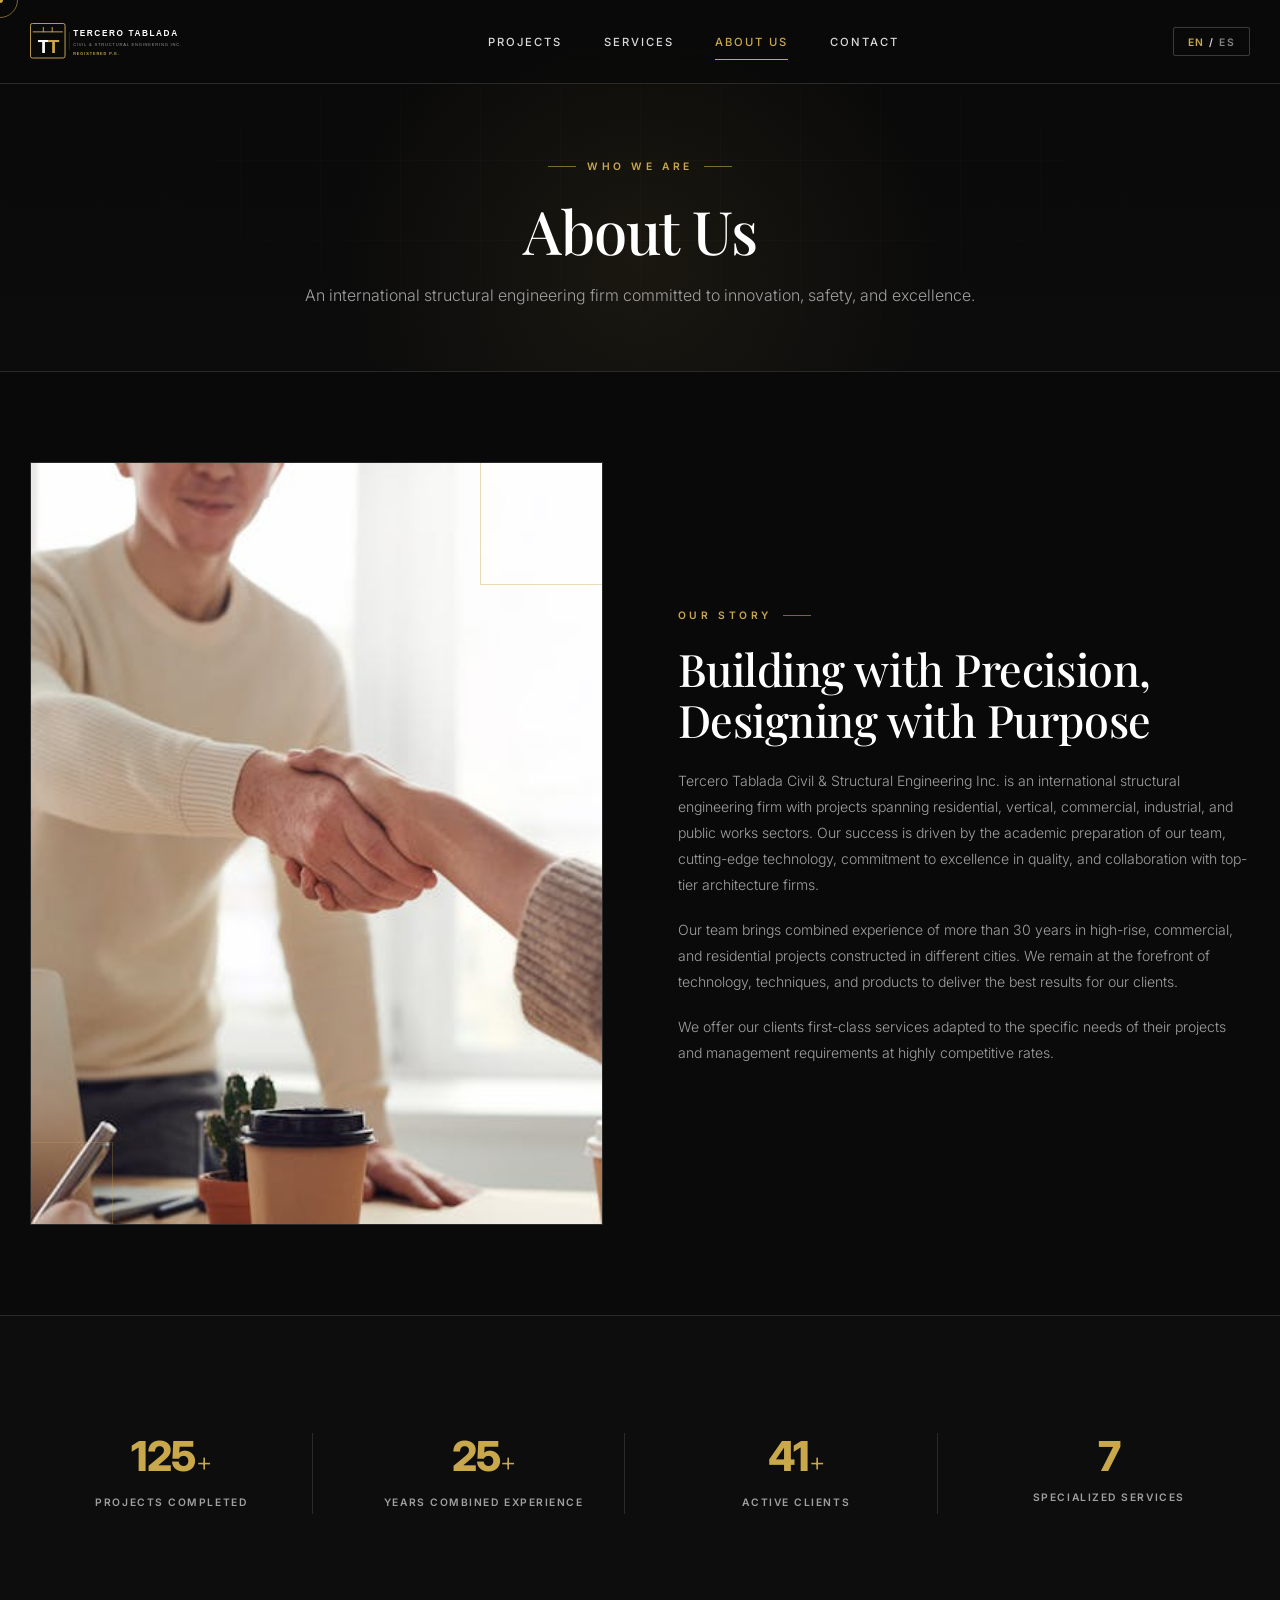
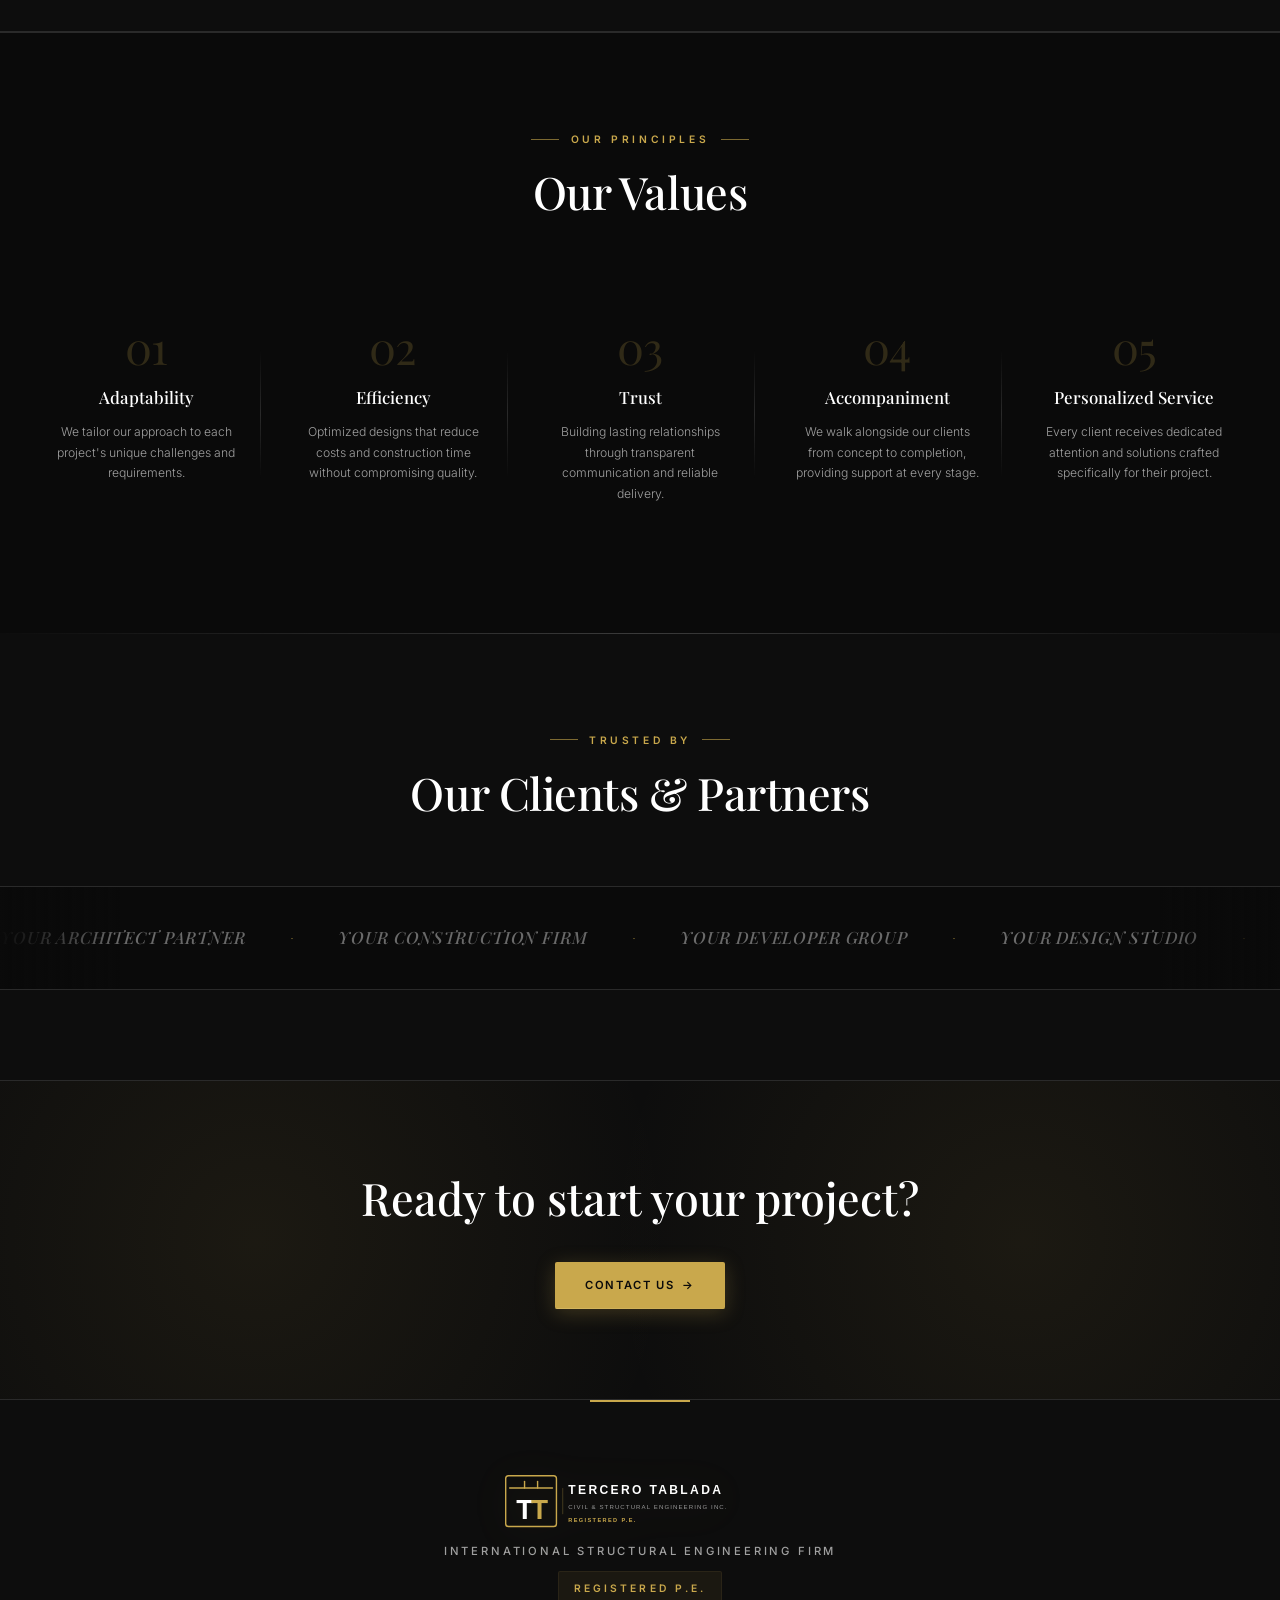
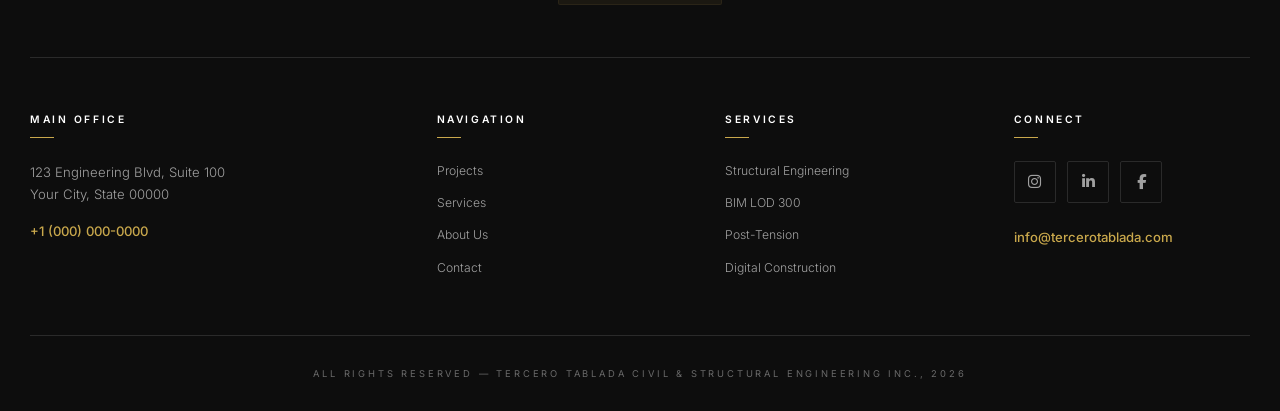
<file: about.html>
<!DOCTYPE html>
<html lang="en">
<head>
  <meta charset="UTF-8">
  <meta name="viewport" content="width=device-width, initial-scale=1.0">
  <title>About Us | Tercero Tablada</title>
  <meta name="description" content="Learn about Tercero Tablada Civil & Structural Engineering Inc. Our team, mission, and commitment to excellence.">
  <link rel="icon" type="image/svg+xml" href="favicon.svg">
  <meta property="og:title" content="About Us | Tercero Tablada">
  <meta property="og:description" content="Learn about Tercero Tablada Civil & Structural Engineering Inc.">
  <meta property="og:image" content="assets/img/team.jpg">
  <meta property="og:type" content="website">
  <meta name="twitter:card" content="summary_large_image">
  <link rel="stylesheet" href="assets/css/styles.css">
  <link rel="preconnect" href="https://fonts.googleapis.com">
  <link rel="preconnect" href="https://fonts.gstatic.com" crossorigin>
  <link href="https://fonts.googleapis.com/css2?family=Inter:wght@300;400;500;600;700;800;900&family=Playfair+Display:wght@400;500;600;700&display=swap" rel="stylesheet">
  <link rel="stylesheet" href="https://cdnjs.cloudflare.com/ajax/libs/font-awesome/6.5.1/css/all.min.css">
</head>
<body>

  <div class="scroll-progress" id="scrollProgress"></div>
  <div class="cursor-dot" id="cursorDot"></div>
  <div class="cursor-ring" id="cursorRing"></div>

  <!-- HEADER -->
  <header class="header header--solid" id="header">
    <div class="header__inner">
      <a href="index.html" class="header__logo"><img src="assets/img/logo-tt-v2.svg" alt="Tercero Tablada" class="header__logo-img"></a>
      <nav class="header__nav" id="mainNav">
        <a href="projects.html" data-en="Projects" data-es="Proyectos">Projects</a>
        <a href="services.html" data-en="Services" data-es="Servicios">Services</a>
        <a href="about.html" class="nav-active" data-en="About Us" data-es="Nosotros">About Us</a>
        <a href="contact.html" data-en="Contact" data-es="Contacto">Contact</a>
      </nav>
      <div class="header__actions">
        <button class="lang-toggle" id="langToggle" aria-label="Toggle language"><span class="lang-active">EN</span> / <span class="lang-inactive">ES</span></button>
        <button class="hamburger" id="hamburger" aria-label="Open menu"><span></span><span></span><span></span></button>
      </div>
    </div>
  </header>

  <div class="mobile-menu" id="mobileMenu">
    <nav class="mobile-menu__nav">
      <a href="projects.html" data-en="Projects" data-es="Proyectos">Projects</a>
      <a href="services.html" data-en="Services" data-es="Servicios">Services</a>
      <a href="about.html" data-en="About Us" data-es="Nosotros">About Us</a>
      <a href="contact.html" data-en="Contact" data-es="Contacto">Contact</a>
    </nav>
  </div>

  <!-- PAGE HERO -->
  <section class="page-hero">
    <div class="container">
      <span class="section__label" data-en="Who We Are" data-es="Quienes Somos">Who We Are</span>
      <h1 class="page-hero__title" data-en="About Us" data-es="Sobre Nosotros">About Us</h1>
      <p class="page-hero__subtitle" data-en="An international structural engineering firm committed to innovation, safety, and excellence." data-es="Un despacho internacional de ingenieria estructural comprometido con la innovacion, seguridad y excelencia.">An international structural engineering firm committed to innovation, safety, and excellence.</p>
    </div>
  </section>

  <!-- ABOUT CONTENT -->
  <section class="section about-page">
    <div class="container">
      <div class="about__grid">
        <div class="about__image" data-aos="fade-right">
          <img src="assets/img/team.jpg" alt="Tercero Tablada Engineering Team" loading="lazy">
        </div>
        <div class="about__content" data-aos="fade-left">
          <span class="section__label" data-en="Our Story" data-es="Nuestra Historia">Our Story</span>
          <h2 class="section__title" data-en="Building with Precision, Designing with Purpose" data-es="Construyendo con Precision, Disenando con Proposito">Building with Precision, Designing with Purpose</h2>
          <p data-en="Tercero Tablada Civil & Structural Engineering Inc. is an international structural engineering firm with projects spanning residential, vertical, commercial, industrial, and public works sectors. Our success is driven by the academic preparation of our team, cutting-edge technology, commitment to excellence in quality, and collaboration with top-tier architecture firms." data-es="Tercero Tablada Civil & Structural Engineering Inc. es un despacho internacional de ingenieria estructural con proyectos en los sectores residencial, vertical, comercial, industrial y de obras publicas. Nuestro exito se basa en la preparacion academica de nuestro equipo, tecnologia de punta, compromiso con la excelencia en calidad y colaboracion con firmas de arquitectura de primer nivel.">Tercero Tablada Civil & Structural Engineering Inc. is an international structural engineering firm with projects spanning residential, vertical, commercial, industrial, and public works sectors. Our success is driven by the academic preparation of our team, cutting-edge technology, commitment to excellence in quality, and collaboration with top-tier architecture firms.</p>
          <p data-en="Our team brings combined experience of more than 30 years in high-rise, commercial, and residential projects constructed in different cities. We remain at the forefront of technology, techniques, and products to deliver the best results for our clients." data-es="Nuestro equipo cuenta con una experiencia combinada de mas de 30 anos en proyectos de gran altura, comerciales y residenciales construidos en diferentes ciudades. Nos mantenemos a la vanguardia de la tecnologia, tecnicas y productos para entregar los mejores resultados a nuestros clientes.">Our team brings combined experience of more than 30 years in high-rise, commercial, and residential projects constructed in different cities. We remain at the forefront of technology, techniques, and products to deliver the best results for our clients.</p>
          <p data-en="We offer our clients first-class services adapted to the specific needs of their projects and management requirements at highly competitive rates." data-es="Ofrecemos a nuestros clientes servicios de primera linea adaptados a las necesidades especificas de sus proyectos y requisitos de gestion a tarifas muy competitivas.">We offer our clients first-class services adapted to the specific needs of their projects and management requirements at highly competitive rates.</p>
        </div>
      </div>
    </div>
  </section>

  <!-- STATS -->
  <section class="section stats-section">
    <div class="container">
      <div class="stats-grid">
        <div class="stat" data-aos="fade-up">
          <span class="stat__number" data-count="150">0</span><span class="stat__suffix">+</span>
          <span class="stat__label" data-en="Projects Completed" data-es="Proyectos Completados">Projects Completed</span>
        </div>
        <div class="stat" data-aos="fade-up" data-aos-delay="100">
          <span class="stat__number" data-count="30">0</span><span class="stat__suffix">+</span>
          <span class="stat__label" data-en="Years Combined Experience" data-es="Anos de Experiencia Combinada">Years Combined Experience</span>
        </div>
        <div class="stat" data-aos="fade-up" data-aos-delay="200">
          <span class="stat__number" data-count="50">0</span><span class="stat__suffix">+</span>
          <span class="stat__label" data-en="Active Clients" data-es="Clientes Activos">Active Clients</span>
        </div>
        <div class="stat" data-aos="fade-up" data-aos-delay="300">
          <span class="stat__number" data-count="9">0</span>
          <span class="stat__label" data-en="Specialized Services" data-es="Servicios Especializados">Specialized Services</span>
        </div>
      </div>
    </div>
  </section>

  <!-- VALUES -->
  <section class="section values">
    <div class="container">
      <div class="section__header">
        <span class="section__label" data-en="Our Principles" data-es="Nuestros Principios">Our Principles</span>
        <h2 class="section__title" data-en="Our Values" data-es="Nuestros Valores">Our Values</h2>
      </div>
      <div class="values__grid">
        <div class="value-item" data-aos="fade-up"><span class="value-item__number">01</span><h3 data-en="Adaptability" data-es="Adaptabilidad">Adaptability</h3><p data-en="We tailor our approach to each project's unique challenges and requirements." data-es="Adaptamos nuestro enfoque a los retos y requisitos unicos de cada proyecto.">We tailor our approach to each project's unique challenges and requirements.</p></div>
        <div class="value-item" data-aos="fade-up" data-aos-delay="100"><span class="value-item__number">02</span><h3 data-en="Efficiency" data-es="Eficiencia">Efficiency</h3><p data-en="Optimized designs that reduce costs and construction time without compromising quality." data-es="Disenos optimizados que reducen costos y tiempo de construccion sin comprometer la calidad.">Optimized designs that reduce costs and construction time without compromising quality.</p></div>
        <div class="value-item" data-aos="fade-up" data-aos-delay="200"><span class="value-item__number">03</span><h3 data-en="Trust" data-es="Confianza">Trust</h3><p data-en="Building lasting relationships through transparent communication and reliable delivery." data-es="Construyendo relaciones duraderas a traves de comunicacion transparente y entrega confiable.">Building lasting relationships through transparent communication and reliable delivery.</p></div>
        <div class="value-item" data-aos="fade-up" data-aos-delay="300"><span class="value-item__number">04</span><h3 data-en="Accompaniment" data-es="Acompanamiento">Accompaniment</h3><p data-en="We walk alongside our clients from concept to completion, providing support at every stage." data-es="Acompanamos a nuestros clientes desde el concepto hasta la terminacion, brindando soporte en cada etapa.">We walk alongside our clients from concept to completion, providing support at every stage.</p></div>
        <div class="value-item" data-aos="fade-up" data-aos-delay="400"><span class="value-item__number">05</span><h3 data-en="Personalized Service" data-es="Servicio Personalizado">Personalized Service</h3><p data-en="Every client receives dedicated attention and solutions crafted specifically for their project." data-es="Cada cliente recibe atencion dedicada y soluciones disenadas especificamente para su proyecto.">Every client receives dedicated attention and solutions crafted specifically for their project.</p></div>
      </div>
    </div>
  </section>

  <!-- CLIENTS MARQUEE -->
  <section class="section clients">
    <div class="container">
      <div class="section__header">
        <span class="section__label" data-en="Trusted By" data-es="La Confianza De">Trusted By</span>
        <h2 class="section__title" data-en="Our Clients &amp; Partners" data-es="Nuestros Clientes y Socios">Our Clients &amp; Partners</h2>
      </div>
    </div>
    <div class="marquee">
      <div class="marquee__track">
        <span>YOUR ARCHITECT PARTNER</span><span>&middot;</span><span>YOUR CONSTRUCTION FIRM</span><span>&middot;</span><span>YOUR DEVELOPER GROUP</span><span>&middot;</span><span>YOUR DESIGN STUDIO</span><span>&middot;</span><span>YOUR GENERAL CONTRACTOR</span><span>&middot;</span><span>YOUR ARCHITECTURE OFFICE</span><span>&middot;</span><span>YOUR REAL ESTATE PARTNER</span><span>&middot;</span><span>YOUR BUILDER CO.</span><span>&middot;</span>
        <span>YOUR ARCHITECT PARTNER</span><span>&middot;</span><span>YOUR CONSTRUCTION FIRM</span><span>&middot;</span><span>YOUR DEVELOPER GROUP</span><span>&middot;</span><span>YOUR DESIGN STUDIO</span><span>&middot;</span><span>YOUR GENERAL CONTRACTOR</span><span>&middot;</span><span>YOUR ARCHITECTURE OFFICE</span><span>&middot;</span><span>YOUR REAL ESTATE PARTNER</span><span>&middot;</span><span>YOUR BUILDER CO.</span><span>&middot;</span>
      </div>
    </div>
  </section>

  <!-- CTA -->
  <section class="section cta-section">
    <div class="container cta-section__inner">
      <h2 data-en="Ready to start your project?" data-es="Listo para comenzar su proyecto?">Ready to start your project?</h2>
      <a href="contact.html" class="btn btn--primary" data-magnetic><span data-en="Contact Us" data-es="Contactenos">Contact Us</span><span class="btn__arrow">→</span></a>
    </div>
  </section>

  <!-- FOOTER -->
  <footer class="footer">
    <div class="container">
      <div class="footer__top"><div class="footer__brand"><img src="assets/img/logo-tt-v2.svg" alt="Tercero Tablada" class="footer__logo-img"><p class="footer__tagline" data-en="International Structural Engineering Firm" data-es="Despacho Internacional de Ingenieria Estructural">International Structural Engineering Firm</p><p class="footer__credential">Registered P.E.</p></div></div>
      <div class="footer__grid">
        <div class="footer__office"><h4 data-en="Main Office" data-es="Oficina Principal">Main Office</h4><p>123 Engineering Blvd, Suite 100<br>Your City, State 00000</p><a href="tel:+10000000000">+1 (000) 000-0000</a></div>
        <div class="footer__links"><h4 data-en="Navigation" data-es="Navegacion">Navigation</h4><a href="projects.html" data-en="Projects" data-es="Proyectos">Projects</a><a href="services.html" data-en="Services" data-es="Servicios">Services</a><a href="about.html" data-en="About Us" data-es="Nosotros">About Us</a><a href="contact.html" data-en="Contact" data-es="Contacto">Contact</a></div>
        <div class="footer__links"><h4 data-en="Services" data-es="Servicios">Services</h4><a href="services.html" data-en="Structural Engineering" data-es="Ingenieria Estructural">Structural Engineering</a><a href="services.html" data-en="BIM LOD 300" data-es="BIM LOD 300">BIM LOD 300</a><a href="services.html" data-en="Post-Tension" data-es="Postensado">Post-Tension</a><a href="services.html" data-en="Digital Construction" data-es="Construccion Digital">Digital Construction</a></div>
        <div class="footer__social"><h4 data-en="Connect" data-es="Conecta">Connect</h4><div class="footer__social-icons"><a href="#" aria-label="Instagram"><i class="fa-brands fa-instagram"></i></a><a href="#" aria-label="LinkedIn"><i class="fa-brands fa-linkedin-in"></i></a><a href="#" aria-label="Facebook"><i class="fa-brands fa-facebook-f"></i></a></div><a href="mailto:info@tercerotablada.com" class="footer__email">info@tercerotablada.com</a></div>
      </div>
      <div class="footer__bottom"><p data-en="ALL RIGHTS RESERVED &mdash; TERCERO TABLADA CIVIL &amp; STRUCTURAL ENGINEERING INC., 2026" data-es="TODOS LOS DERECHOS RESERVADOS &mdash; TERCERO TABLADA CIVIL &amp; STRUCTURAL ENGINEERING INC., 2026">ALL RIGHTS RESERVED &mdash; TERCERO TABLADA CIVIL &amp; STRUCTURAL ENGINEERING INC., 2026</p></div>
    </div>
  </footer>

  <script src="assets/js/script.js"></script>

</body>
</html>
</file>
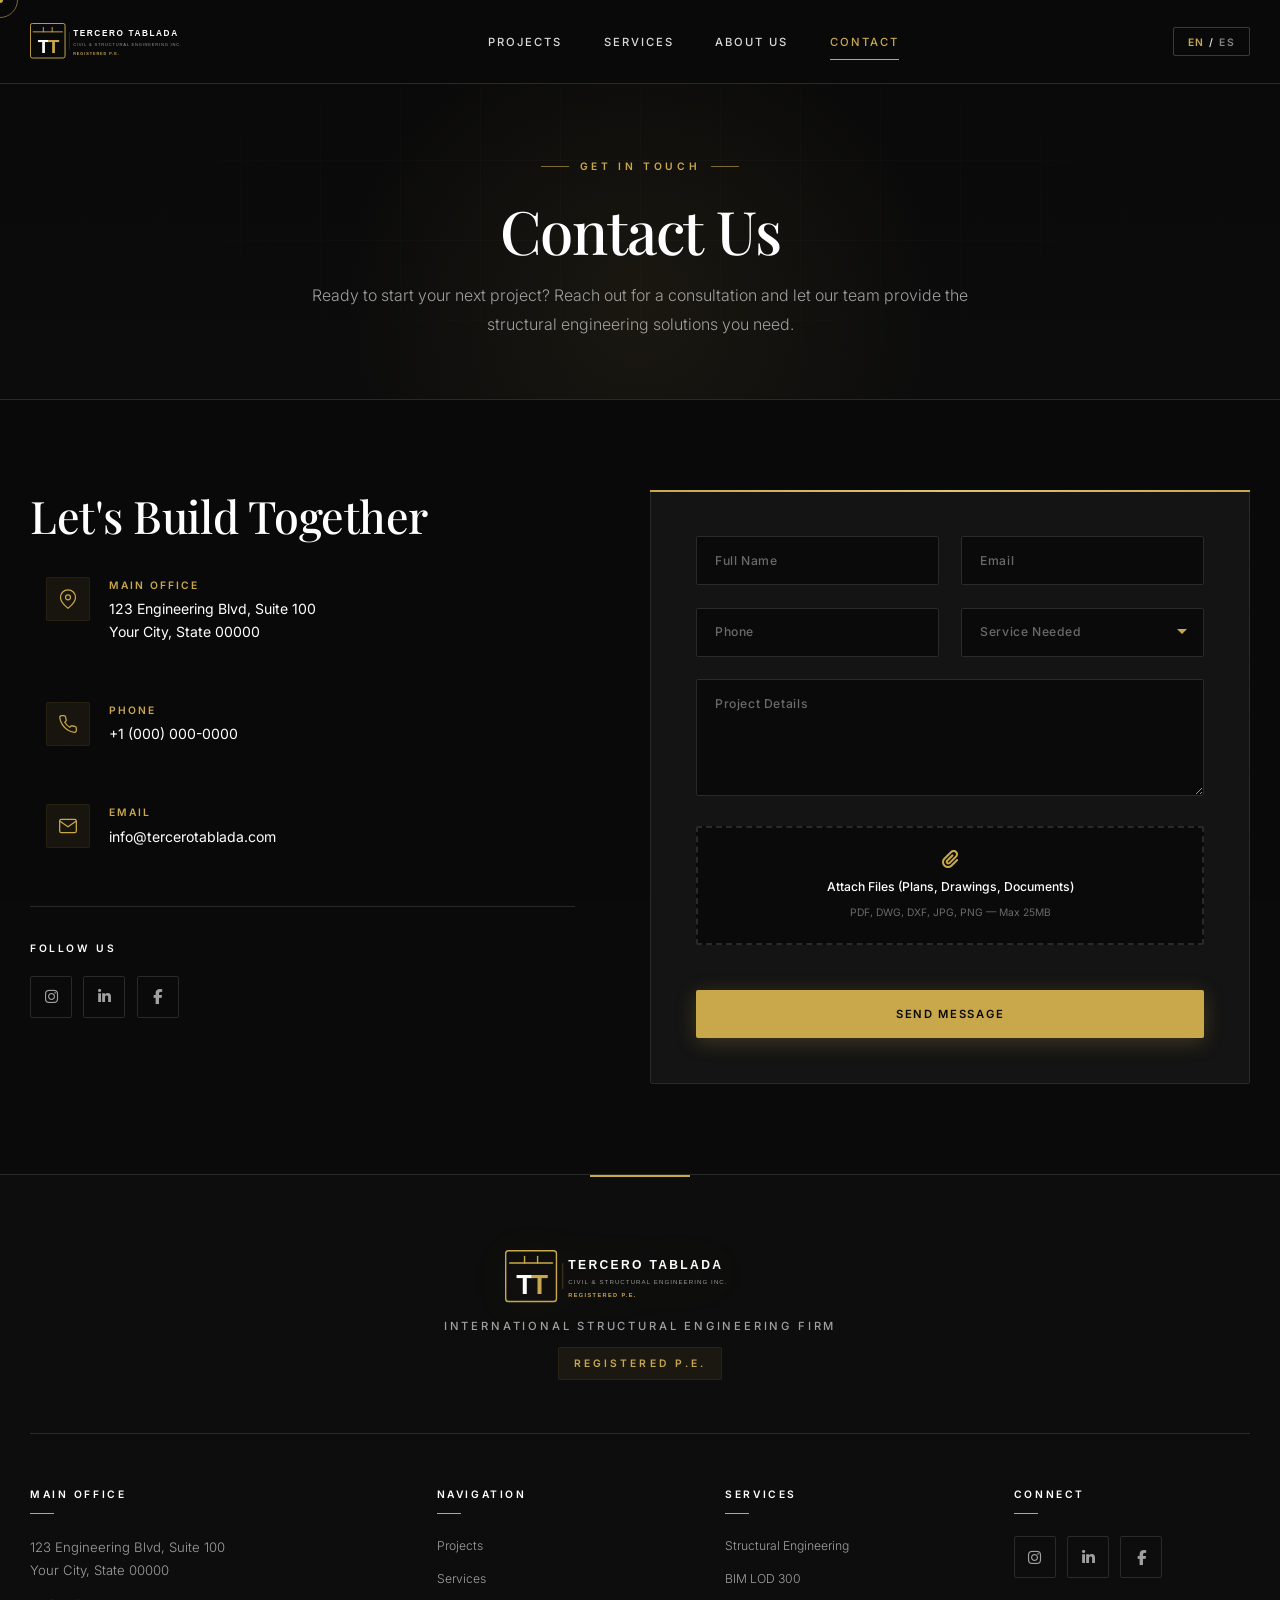
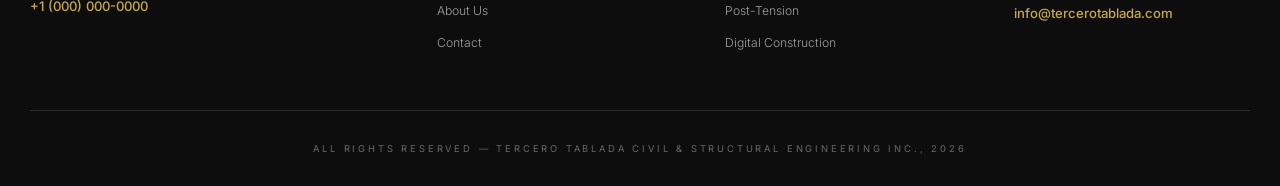
<file: contact.html>
<!DOCTYPE html>
<html lang="en">
<head>
  <meta charset="UTF-8">
  <meta name="viewport" content="width=device-width, initial-scale=1.0">
  <title>Contact | Tercero Tablada</title>
  <meta name="description" content="Contact Tercero Tablada Civil & Structural Engineering Inc. for a consultation on your next project.">
  <link rel="icon" type="image/svg+xml" href="favicon.svg">
  <meta property="og:title" content="Contact | Tercero Tablada">
  <meta property="og:description" content="Contact Tercero Tablada Civil & Structural Engineering Inc. for your next project.">
  <meta property="og:image" content="assets/img/hero-bg.jpg">
  <meta property="og:type" content="website">
  <meta name="twitter:card" content="summary_large_image">
  <link rel="stylesheet" href="assets/css/styles.css">
  <link rel="preconnect" href="https://fonts.googleapis.com">
  <link rel="preconnect" href="https://fonts.gstatic.com" crossorigin>
  <link href="https://fonts.googleapis.com/css2?family=Inter:wght@300;400;500;600;700;800;900&family=Playfair+Display:wght@400;500;600;700&display=swap" rel="stylesheet">
  <link rel="stylesheet" href="https://cdnjs.cloudflare.com/ajax/libs/font-awesome/6.5.1/css/all.min.css">
</head>
<body>

  <div class="scroll-progress" id="scrollProgress"></div>
  <div class="cursor-dot" id="cursorDot"></div>
  <div class="cursor-ring" id="cursorRing"></div>

  <!-- HEADER -->
  <header class="header header--solid" id="header">
    <div class="header__inner">
      <a href="index.html" class="header__logo"><img src="assets/img/logo-tt-v2.svg" alt="Tercero Tablada" class="header__logo-img"></a>
      <nav class="header__nav" id="mainNav">
        <a href="projects.html" data-en="Projects" data-es="Proyectos">Projects</a>
        <a href="services.html" data-en="Services" data-es="Servicios">Services</a>
        <a href="about.html" data-en="About Us" data-es="Nosotros">About Us</a>
        <a href="contact.html" class="nav-active" data-en="Contact" data-es="Contacto">Contact</a>
      </nav>
      <div class="header__actions">
        <button class="lang-toggle" id="langToggle" aria-label="Toggle language"><span class="lang-active">EN</span> / <span class="lang-inactive">ES</span></button>
        <button class="hamburger" id="hamburger" aria-label="Open menu"><span></span><span></span><span></span></button>
      </div>
    </div>
  </header>

  <div class="mobile-menu" id="mobileMenu">
    <nav class="mobile-menu__nav">
      <a href="projects.html" data-en="Projects" data-es="Proyectos">Projects</a>
      <a href="services.html" data-en="Services" data-es="Servicios">Services</a>
      <a href="about.html" data-en="About Us" data-es="Nosotros">About Us</a>
      <a href="contact.html" data-en="Contact" data-es="Contacto">Contact</a>
    </nav>
  </div>

  <!-- PAGE HERO -->
  <section class="page-hero">
    <div class="container">
      <span class="section__label" data-en="Get In Touch" data-es="Contactenos">Get In Touch</span>
      <h1 class="page-hero__title" data-en="Contact Us" data-es="Contacto">Contact Us</h1>
      <p class="page-hero__subtitle" data-en="Ready to start your next project? Reach out for a consultation and let our team provide the structural engineering solutions you need." data-es="Listo para comenzar su proximo proyecto? Contactenos para una consulta y permita que nuestro equipo le brinde las soluciones de ingenieria estructural que necesita.">Ready to start your next project? Reach out for a consultation and let our team provide the structural engineering solutions you need.</p>
    </div>
  </section>

  <!-- CONTACT SECTION -->
  <section class="section contact-page">
    <div class="container">
      <div class="contact__grid">
        <div class="contact__info" data-aos="fade-right">
          <h2 class="section__title" data-en="Let's Build Together" data-es="Construyamos Juntos">Let's Build Together</h2>
          <div class="contact__details">
            <div class="contact__item">
              <div class="contact__item-icon">
                <svg viewBox="0 0 24 24" fill="none" stroke="currentColor" stroke-width="1.5"><path d="M21 10c0 7-9 13-9 13s-9-6-9-13a9 9 0 0118 0z"/><circle cx="12" cy="10" r="3"/></svg>
              </div>
              <div>
                <strong data-en="Main Office" data-es="Oficina Principal">Main Office</strong>
                <p>123 Engineering Blvd, Suite 100<br>Your City, State 00000</p>
              </div>
            </div>
            <div class="contact__item">
              <div class="contact__item-icon">
                <svg viewBox="0 0 24 24" fill="none" stroke="currentColor" stroke-width="1.5"><path d="M22 16.92v3a2 2 0 01-2.18 2 19.79 19.79 0 01-8.63-3.07 19.5 19.5 0 01-6-6A19.79 19.79 0 012.12 4.18 2 2 0 014.11 2h3a2 2 0 012 1.72c.127.96.361 1.903.7 2.81a2 2 0 01-.45 2.11L8.09 9.91a16 16 0 006 6l1.27-1.27a2 2 0 012.11-.45c.907.339 1.85.573 2.81.7A2 2 0 0122 16.92z"/></svg>
              </div>
              <div>
                <strong data-en="Phone" data-es="Telefono">Phone</strong>
                <p><a href="tel:+10000000000">+1 (000) 000-0000</a></p>
              </div>
            </div>
            <div class="contact__item">
              <div class="contact__item-icon">
                <svg viewBox="0 0 24 24" fill="none" stroke="currentColor" stroke-width="1.5"><path d="M4 4h16c1.1 0 2 .9 2 2v12c0 1.1-.9 2-2 2H4c-1.1 0-2-.9-2-2V6c0-1.1.9-2 2-2z"/><path d="M22 6l-10 7L2 6"/></svg>
              </div>
              <div>
                <strong>Email</strong>
                <p><a href="mailto:info@tercerotablada.com">info@tercerotablada.com</a></p>
              </div>
            </div>
          </div>

          <!-- Social -->
          <div class="contact__social">
            <h3 data-en="Follow Us" data-es="Siguenos">Follow Us</h3>
            <div class="footer__social-icons">
              <a href="#" aria-label="Instagram"><i class="fa-brands fa-instagram"></i></a>
              <a href="#" aria-label="LinkedIn"><i class="fa-brands fa-linkedin-in"></i></a>
              <a href="#" aria-label="Facebook"><i class="fa-brands fa-facebook-f"></i></a>
            </div>
          </div>
        </div>

        <div class="contact__form-wrap" data-aos="fade-left">
          <form class="contact__form" id="contactForm">
            <div class="form__group">
              <input type="text" id="name" required placeholder=" ">
              <label for="name" data-en="Full Name" data-es="Nombre Completo">Full Name</label>
            </div>
            <div class="form__group">
              <input type="email" id="email" required placeholder=" ">
              <label for="email" data-en="Email" data-es="Correo Electronico">Email</label>
            </div>
            <div class="form__group">
              <input type="tel" id="phone" placeholder=" ">
              <label for="phone" data-en="Phone" data-es="Telefono">Phone</label>
            </div>
            <div class="form__group">
              <select id="service" required>
                <option value="" disabled selected></option>
                <option value="predesign" data-en="Pre-Design &amp; Value Eng." data-es="Pre-diseno e Ing. de Valor">Pre-Design &amp; Value Eng.</option>
                <option value="structural" data-en="Structural Engineering" data-es="Ingenieria Estructural">Structural Engineering</option>
                <option value="review" data-en="Structural Review" data-es="Revision Estructural">Structural Review</option>
                <option value="post-tension" data-en="Post-Tension" data-es="Postensado">Post-Tension</option>
                <option value="bim" data-en="BIM Services" data-es="Servicios BIM">BIM Services</option>
                <option value="digital" data-en="Digital Construction" data-es="Construccion Digital">Digital Construction</option>
                <option value="other" data-en="Other" data-es="Otro">Other</option>
              </select>
              <label for="service" data-en="Service Needed" data-es="Servicio Requerido">Service Needed</label>
            </div>
            <div class="form__group form__group--full">
              <textarea id="message" rows="5" required placeholder=" "></textarea>
              <label for="message" data-en="Project Details" data-es="Detalles del Proyecto">Project Details</label>
            </div>
            <div class="form__group form__group--full form__group--file">
              <label for="files" class="file-upload" data-en="Attach Files (Plans, Drawings, Documents)" data-es="Adjuntar Archivos (Planos, Dibujos, Documentos)">
                <i class="fa-solid fa-paperclip"></i>
                <span data-en="Attach Files (Plans, Drawings, Documents)" data-es="Adjuntar Archivos (Planos, Dibujos, Documentos)">Attach Files (Plans, Drawings, Documents)</span>
                <small data-en="PDF, DWG, DXF, JPG, PNG — Max 25MB" data-es="PDF, DWG, DXF, JPG, PNG — Max 25MB">PDF, DWG, DXF, JPG, PNG — Max 25MB</small>
              </label>
              <input type="file" id="files" multiple accept=".pdf,.dwg,.dxf,.jpg,.jpeg,.png,.doc,.docx,.zip">
              <div class="file-list" id="fileList"></div>
            </div>
            <button type="submit" class="btn btn--primary btn--full" data-en="Send Message" data-es="Enviar Mensaje">Send Message</button>
          </form>
        </div>
      </div>
    </div>
  </section>

  <!-- FOOTER -->
  <footer class="footer">
    <div class="container">
      <div class="footer__top"><div class="footer__brand"><img src="assets/img/logo-tt-v2.svg" alt="Tercero Tablada" class="footer__logo-img"><p class="footer__tagline" data-en="International Structural Engineering Firm" data-es="Despacho Internacional de Ingenieria Estructural">International Structural Engineering Firm</p><p class="footer__credential">Registered P.E.</p></div></div>
      <div class="footer__grid">
        <div class="footer__office"><h4 data-en="Main Office" data-es="Oficina Principal">Main Office</h4><p>123 Engineering Blvd, Suite 100<br>Your City, State 00000</p><a href="tel:+10000000000">+1 (000) 000-0000</a></div>
        <div class="footer__links"><h4 data-en="Navigation" data-es="Navegacion">Navigation</h4><a href="projects.html" data-en="Projects" data-es="Proyectos">Projects</a><a href="services.html" data-en="Services" data-es="Servicios">Services</a><a href="about.html" data-en="About Us" data-es="Nosotros">About Us</a><a href="contact.html" data-en="Contact" data-es="Contacto">Contact</a></div>
        <div class="footer__links"><h4 data-en="Services" data-es="Servicios">Services</h4><a href="services.html" data-en="Structural Engineering" data-es="Ingenieria Estructural">Structural Engineering</a><a href="services.html" data-en="BIM LOD 300" data-es="BIM LOD 300">BIM LOD 300</a><a href="services.html" data-en="Post-Tension" data-es="Postensado">Post-Tension</a><a href="services.html" data-en="Digital Construction" data-es="Construccion Digital">Digital Construction</a></div>
        <div class="footer__social"><h4 data-en="Connect" data-es="Conecta">Connect</h4><div class="footer__social-icons"><a href="#" aria-label="Instagram"><i class="fa-brands fa-instagram"></i></a><a href="#" aria-label="LinkedIn"><i class="fa-brands fa-linkedin-in"></i></a><a href="#" aria-label="Facebook"><i class="fa-brands fa-facebook-f"></i></a></div><a href="mailto:info@tercerotablada.com" class="footer__email">info@tercerotablada.com</a></div>
      </div>
      <div class="footer__bottom"><p data-en="ALL RIGHTS RESERVED &mdash; TERCERO TABLADA CIVIL &amp; STRUCTURAL ENGINEERING INC., 2026" data-es="TODOS LOS DERECHOS RESERVADOS &mdash; TERCERO TABLADA CIVIL &amp; STRUCTURAL ENGINEERING INC., 2026">ALL RIGHTS RESERVED &mdash; TERCERO TABLADA CIVIL &amp; STRUCTURAL ENGINEERING INC., 2026</p></div>
    </div>
  </footer>

  <script src="assets/js/script.js"></script>

</body>
</html>
</file>
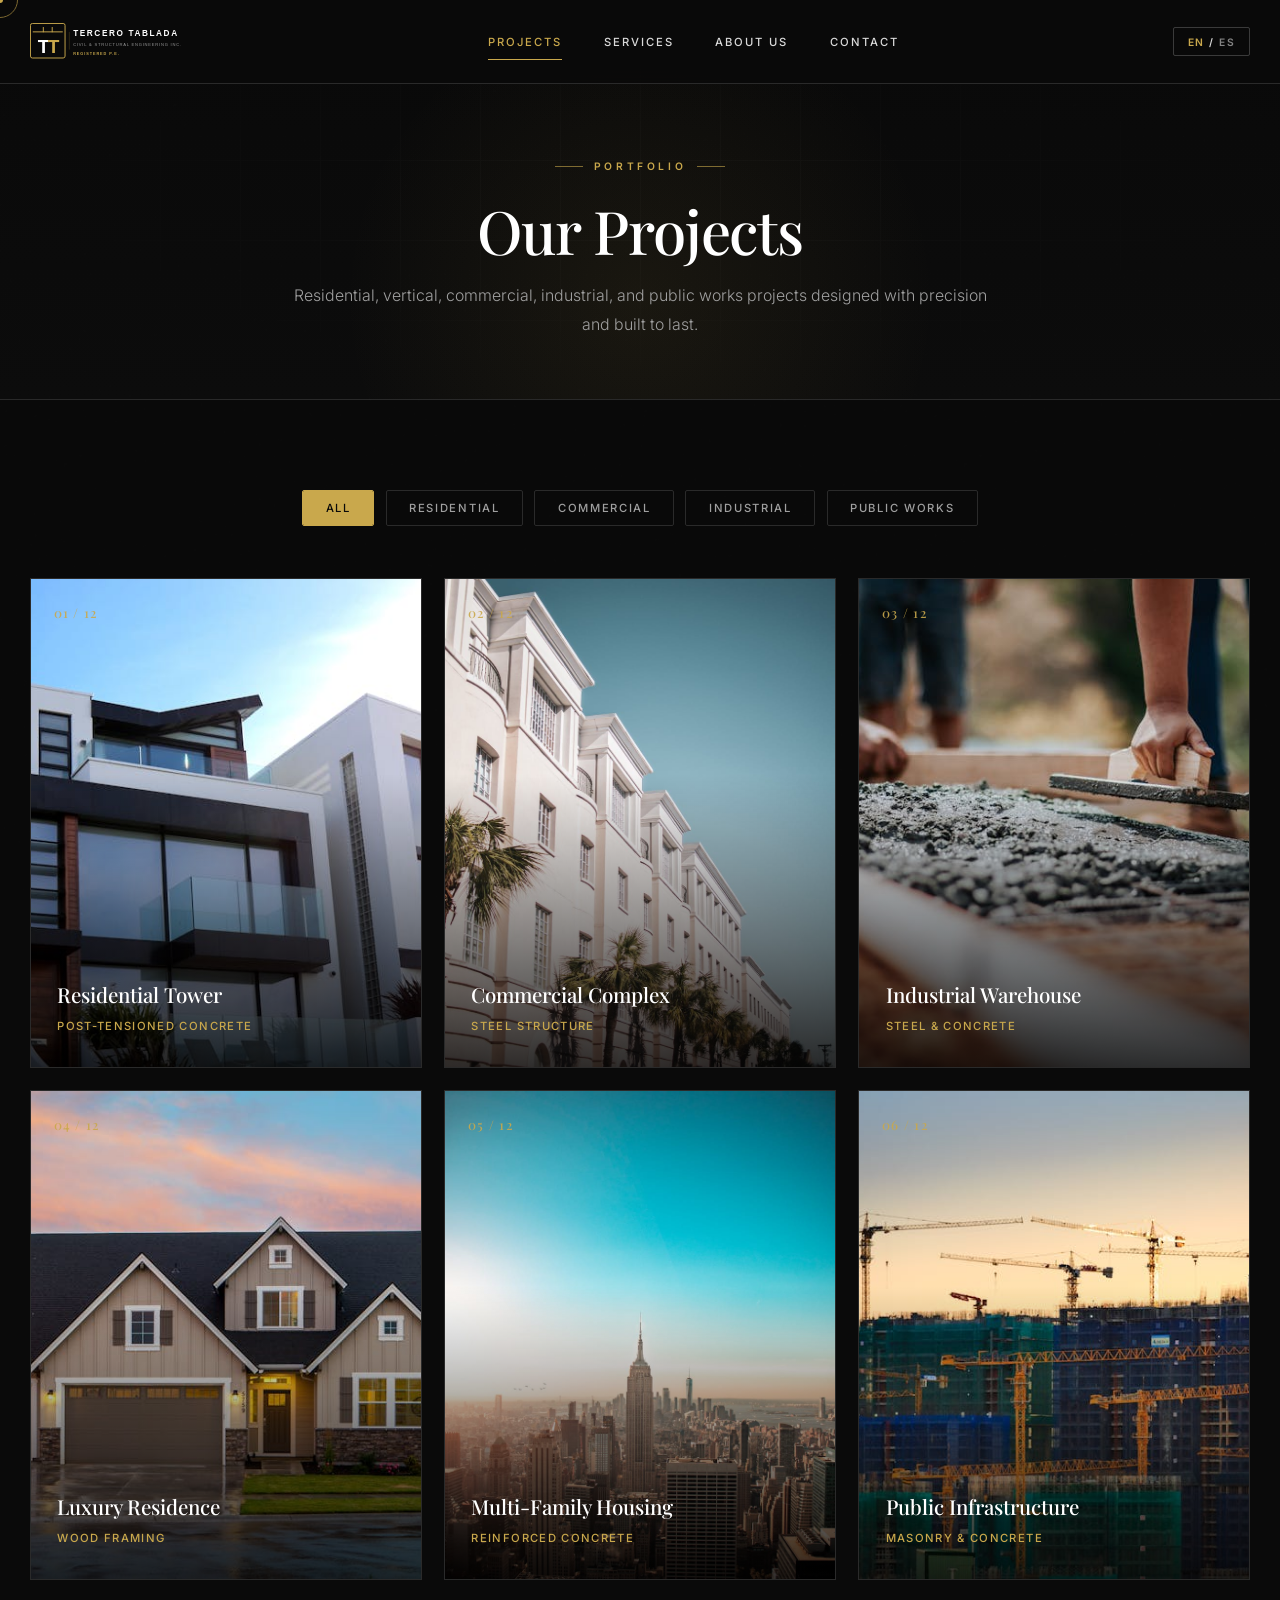
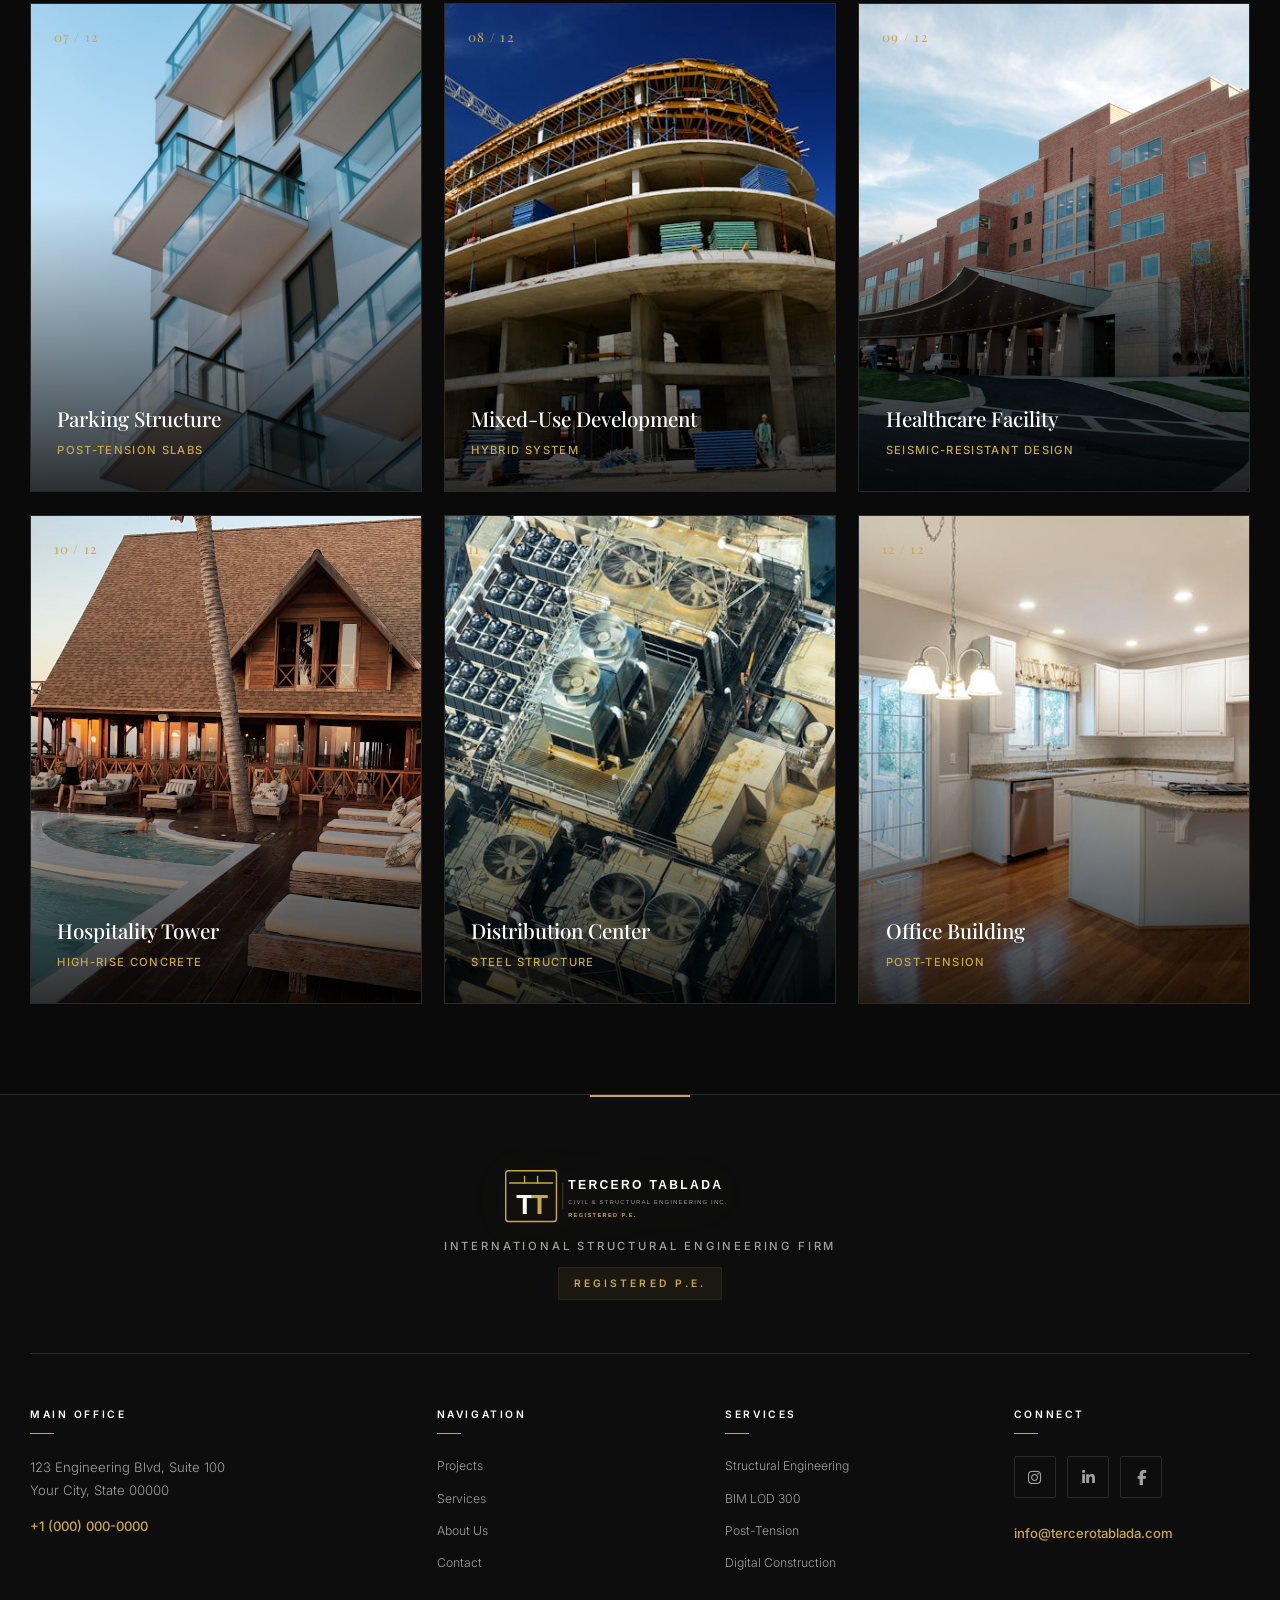
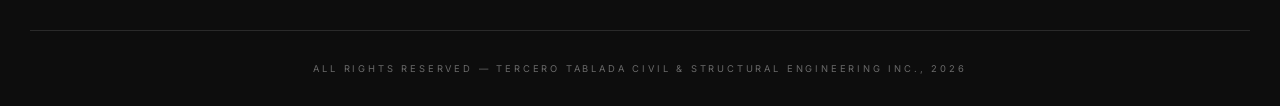
<file: projects.html>
<!DOCTYPE html>
<html lang="en">
<head>
  <meta charset="UTF-8">
  <meta name="viewport" content="width=device-width, initial-scale=1.0">
  <title>Projects | Tercero Tablada</title>
  <meta name="description" content="Explore our portfolio of structural engineering projects: residential, commercial, industrial, and public works.">
  <link rel="icon" type="image/svg+xml" href="favicon.svg">
  <meta property="og:title" content="Projects | Tercero Tablada">
  <meta property="og:description" content="Explore our portfolio of structural engineering projects.">
  <meta property="og:image" content="assets/img/projects/project-01.jpg">
  <meta property="og:type" content="website">
  <meta name="twitter:card" content="summary_large_image">
  <link rel="stylesheet" href="assets/css/styles.css">
  <link rel="preconnect" href="https://fonts.googleapis.com">
  <link rel="preconnect" href="https://fonts.gstatic.com" crossorigin>
  <link href="https://fonts.googleapis.com/css2?family=Inter:wght@300;400;500;600;700;800;900&family=Playfair+Display:wght@400;500;600;700&display=swap" rel="stylesheet">
  <link rel="stylesheet" href="https://cdnjs.cloudflare.com/ajax/libs/font-awesome/6.5.1/css/all.min.css">
</head>
<body>

  <div class="scroll-progress" id="scrollProgress"></div>
  <div class="cursor-dot" id="cursorDot"></div>
  <div class="cursor-ring" id="cursorRing"></div>

  <!-- HEADER -->
  <header class="header header--solid" id="header">
    <div class="header__inner">
      <a href="index.html" class="header__logo"><img src="assets/img/logo-tt-v2.svg" alt="Tercero Tablada" class="header__logo-img"></a>
      <nav class="header__nav" id="mainNav">
        <a href="projects.html" class="nav-active" data-en="Projects" data-es="Proyectos">Projects</a>
        <a href="services.html" data-en="Services" data-es="Servicios">Services</a>
        <a href="about.html" data-en="About Us" data-es="Nosotros">About Us</a>
        <a href="contact.html" data-en="Contact" data-es="Contacto">Contact</a>
      </nav>
      <div class="header__actions">
        <button class="lang-toggle" id="langToggle" aria-label="Toggle language">
          <span class="lang-active">EN</span> / <span class="lang-inactive">ES</span>
        </button>
        <button class="hamburger" id="hamburger" aria-label="Open menu">
          <span></span><span></span><span></span>
        </button>
      </div>
    </div>
  </header>

  <!-- MOBILE MENU -->
  <div class="mobile-menu" id="mobileMenu">
    <nav class="mobile-menu__nav">
      <a href="projects.html" data-en="Projects" data-es="Proyectos">Projects</a>
      <a href="services.html" data-en="Services" data-es="Servicios">Services</a>
      <a href="about.html" data-en="About Us" data-es="Nosotros">About Us</a>
      <a href="contact.html" data-en="Contact" data-es="Contacto">Contact</a>
    </nav>
  </div>

  <!-- PAGE HERO -->
  <section class="page-hero">
    <div class="container">
      <span class="section__label" data-en="Portfolio" data-es="Portafolio">Portfolio</span>
      <h1 class="page-hero__title" data-en="Our Projects" data-es="Nuestros Proyectos">Our Projects</h1>
      <p class="page-hero__subtitle" data-en="Residential, vertical, commercial, industrial, and public works projects designed with precision and built to last." data-es="Proyectos residenciales, verticales, comerciales, industriales y de obras publicas disenados con precision y construidos para perdurar.">Residential, vertical, commercial, industrial, and public works projects designed with precision and built to last.</p>
    </div>
  </section>

  <!-- PROJECTS GRID -->
  <section class="section projects-page">
    <div class="container">

      <!-- Filter tabs -->
      <div class="projects-filter">
        <button class="filter-btn active" data-filter="all" data-en="All" data-es="Todos">All</button>
        <button class="filter-btn" data-filter="residential" data-en="Residential" data-es="Residencial">Residential</button>
        <button class="filter-btn" data-filter="commercial" data-en="Commercial" data-es="Comercial">Commercial</button>
        <button class="filter-btn" data-filter="industrial" data-en="Industrial" data-es="Industrial">Industrial</button>
        <button class="filter-btn" data-filter="public" data-en="Public Works" data-es="Obras Publicas">Public Works</button>
      </div>

      <div class="projects__grid projects__grid--full">

        <a href="#" class="project-card" data-category="residential" data-aos="fade-up" data-tilt>
          <div class="project-card__img"><img src="assets/img/projects/project-01.jpg" alt="Residential Tower" loading="lazy"></div>
          <span class="project-card__number">01 / 12</span>
          <div class="project-card__arrow"><i class="fa-solid fa-arrow-up-long"></i></div>
          <div class="project-card__info">
            <span class="project-card__category" data-en="Residential" data-es="Residencial">Residential</span>
            <h3 data-en="Residential Tower" data-es="Torre Residencial">Residential Tower</h3>
            <span data-en="Post-Tensioned Concrete" data-es="Concreto Postensado">Post-Tensioned Concrete</span>
          </div>
        </a>

        <a href="#" class="project-card" data-category="commercial" data-aos="fade-up" data-aos-delay="100" data-tilt>
          <div class="project-card__img"><img src="assets/img/projects/project-02.jpg" alt="Commercial Complex" loading="lazy"></div>
          <span class="project-card__number">02 / 12</span>
          <div class="project-card__arrow"><i class="fa-solid fa-arrow-up-long"></i></div>
          <div class="project-card__info">
            <span class="project-card__category" data-en="Commercial" data-es="Comercial">Commercial</span>
            <h3 data-en="Commercial Complex" data-es="Complejo Comercial">Commercial Complex</h3>
            <span data-en="Steel Structure" data-es="Estructura de Acero">Steel Structure</span>
          </div>
        </a>

        <a href="#" class="project-card" data-category="industrial" data-aos="fade-up" data-aos-delay="200" data-tilt>
          <div class="project-card__img"><img src="assets/img/projects/project-03.jpg" alt="Industrial Warehouse" loading="lazy"></div>
          <span class="project-card__number">03 / 12</span>
          <div class="project-card__arrow"><i class="fa-solid fa-arrow-up-long"></i></div>
          <div class="project-card__info">
            <span class="project-card__category" data-en="Industrial" data-es="Industrial">Industrial</span>
            <h3 data-en="Industrial Warehouse" data-es="Nave Industrial">Industrial Warehouse</h3>
            <span data-en="Steel &amp; Concrete" data-es="Acero y Concreto">Steel &amp; Concrete</span>
          </div>
        </a>

        <a href="#" class="project-card" data-category="residential" data-aos="fade-up" data-tilt>
          <div class="project-card__img"><img src="assets/img/projects/project-04.jpg" alt="Luxury Residence" loading="lazy"></div>
          <span class="project-card__number">04 / 12</span>
          <div class="project-card__arrow"><i class="fa-solid fa-arrow-up-long"></i></div>
          <div class="project-card__info">
            <span class="project-card__category" data-en="Luxury" data-es="Lujo">Luxury</span>
            <h3 data-en="Luxury Residence" data-es="Residencia de Lujo">Luxury Residence</h3>
            <span data-en="Wood Framing" data-es="Estructura de Madera">Wood Framing</span>
          </div>
        </a>

        <a href="#" class="project-card" data-category="residential" data-aos="fade-up" data-aos-delay="100" data-tilt>
          <div class="project-card__img"><img src="assets/img/projects/project-05.jpg" alt="Multi-Family Housing" loading="lazy"></div>
          <span class="project-card__number">05 / 12</span>
          <div class="project-card__arrow"><i class="fa-solid fa-arrow-up-long"></i></div>
          <div class="project-card__info">
            <span class="project-card__category" data-en="Multi-Family" data-es="Multifamiliar">Multi-Family</span>
            <h3 data-en="Multi-Family Housing" data-es="Vivienda Multifamiliar">Multi-Family Housing</h3>
            <span data-en="Reinforced Concrete" data-es="Concreto Reforzado">Reinforced Concrete</span>
          </div>
        </a>

        <a href="#" class="project-card" data-category="public" data-aos="fade-up" data-aos-delay="200" data-tilt>
          <div class="project-card__img"><img src="assets/img/projects/project-06.jpg" alt="Public Infrastructure" loading="lazy"></div>
          <span class="project-card__number">06 / 12</span>
          <div class="project-card__arrow"><i class="fa-solid fa-arrow-up-long"></i></div>
          <div class="project-card__info">
            <span class="project-card__category" data-en="Public Works" data-es="Obras Publicas">Public Works</span>
            <h3 data-en="Public Infrastructure" data-es="Infraestructura Publica">Public Infrastructure</h3>
            <span data-en="Masonry &amp; Concrete" data-es="Mamposteria y Concreto">Masonry &amp; Concrete</span>
          </div>
        </a>

        <a href="#" class="project-card" data-category="commercial" data-aos="fade-up" data-tilt>
          <div class="project-card__img"><img src="assets/img/projects/project-07.jpg" alt="Parking Structure" loading="lazy"></div>
          <span class="project-card__number">07 / 12</span>
          <div class="project-card__arrow"><i class="fa-solid fa-arrow-up-long"></i></div>
          <div class="project-card__info">
            <span class="project-card__category" data-en="Parking" data-es="Estacionamiento">Parking</span>
            <h3 data-en="Parking Structure" data-es="Estacionamiento">Parking Structure</h3>
            <span data-en="Post-Tension Slabs" data-es="Losas Postensadas">Post-Tension Slabs</span>
          </div>
        </a>

        <a href="#" class="project-card" data-category="commercial" data-aos="fade-up" data-aos-delay="100" data-tilt>
          <div class="project-card__img"><img src="assets/img/projects/project-08.jpg" alt="Mixed-Use Development" loading="lazy"></div>
          <span class="project-card__number">08 / 12</span>
          <div class="project-card__arrow"><i class="fa-solid fa-arrow-up-long"></i></div>
          <div class="project-card__info">
            <span class="project-card__category" data-en="Mixed-Use" data-es="Uso Mixto">Mixed-Use</span>
            <h3 data-en="Mixed-Use Development" data-es="Desarrollo de Uso Mixto">Mixed-Use Development</h3>
            <span data-en="Hybrid System" data-es="Sistema Hibrido">Hybrid System</span>
          </div>
        </a>

        <a href="#" class="project-card" data-category="public" data-aos="fade-up" data-aos-delay="200" data-tilt>
          <div class="project-card__img"><img src="assets/img/projects/project-09.jpg" alt="Healthcare Facility" loading="lazy"></div>
          <span class="project-card__number">09 / 12</span>
          <div class="project-card__arrow"><i class="fa-solid fa-arrow-up-long"></i></div>
          <div class="project-card__info">
            <span class="project-card__category" data-en="Healthcare" data-es="Salud">Healthcare</span>
            <h3 data-en="Healthcare Facility" data-es="Centro de Salud">Healthcare Facility</h3>
            <span data-en="Seismic-Resistant Design" data-es="Diseno Sismorresistente">Seismic-Resistant Design</span>
          </div>
        </a>

        <a href="#" class="project-card" data-category="commercial" data-aos="fade-up" data-tilt>
          <div class="project-card__img"><img src="assets/img/projects/project-10.jpg" alt="Hospitality Tower" loading="lazy"></div>
          <span class="project-card__number">10 / 12</span>
          <div class="project-card__arrow"><i class="fa-solid fa-arrow-up-long"></i></div>
          <div class="project-card__info">
            <span class="project-card__category" data-en="Hospitality" data-es="Hoteleria">Hospitality</span>
            <h3 data-en="Hospitality Tower" data-es="Torre Hotelera">Hospitality Tower</h3>
            <span data-en="High-Rise Concrete" data-es="Concreto de Gran Altura">High-Rise Concrete</span>
          </div>
        </a>

        <a href="#" class="project-card" data-category="industrial" data-aos="fade-up" data-aos-delay="100" data-tilt>
          <div class="project-card__img"><img src="assets/img/projects/project-11.jpg" alt="Distribution Center" loading="lazy"></div>
          <span class="project-card__number">11 / 12</span>
          <div class="project-card__arrow"><i class="fa-solid fa-arrow-up-long"></i></div>
          <div class="project-card__info">
            <span class="project-card__category" data-en="Industrial" data-es="Industrial">Industrial</span>
            <h3 data-en="Distribution Center" data-es="Centro de Distribucion">Distribution Center</h3>
            <span data-en="Steel Structure" data-es="Estructura de Acero">Steel Structure</span>
          </div>
        </a>

        <a href="#" class="project-card" data-category="commercial" data-aos="fade-up" data-aos-delay="200" data-tilt>
          <div class="project-card__img"><img src="assets/img/projects/project-12.jpg" alt="Office Building" loading="lazy"></div>
          <span class="project-card__number">12 / 12</span>
          <div class="project-card__arrow"><i class="fa-solid fa-arrow-up-long"></i></div>
          <div class="project-card__info">
            <span class="project-card__category" data-en="Office" data-es="Oficina">Office</span>
            <h3 data-en="Office Building" data-es="Edificio de Oficinas">Office Building</h3>
            <span data-en="Post-Tension" data-es="Postensado">Post-Tension</span>
          </div>
        </a>

      </div>
    </div>
  </section>

  <!-- FOOTER -->
  <footer class="footer">
    <div class="container">
      <div class="footer__top">
        <div class="footer__brand">
          <img src="assets/img/logo-tt-v2.svg" alt="Tercero Tablada" class="footer__logo-img">
          <p class="footer__tagline" data-en="International Structural Engineering Firm" data-es="Despacho Internacional de Ingenieria Estructural">International Structural Engineering Firm</p>
          <p class="footer__credential">Registered P.E.</p>
        </div>
      </div>
      <div class="footer__grid">
        <div class="footer__office">
          <h4 data-en="Main Office" data-es="Oficina Principal">Main Office</h4>
          <p>123 Engineering Blvd, Suite 100<br>Your City, State 00000</p>
          <a href="tel:+10000000000">+1 (000) 000-0000</a>
        </div>
        <div class="footer__links">
          <h4 data-en="Navigation" data-es="Navegacion">Navigation</h4>
          <a href="projects.html" data-en="Projects" data-es="Proyectos">Projects</a>
          <a href="services.html" data-en="Services" data-es="Servicios">Services</a>
          <a href="about.html" data-en="About Us" data-es="Nosotros">About Us</a>
          <a href="contact.html" data-en="Contact" data-es="Contacto">Contact</a>
        </div>
        <div class="footer__links">
          <h4 data-en="Services" data-es="Servicios">Services</h4>
          <a href="services.html" data-en="Structural Engineering" data-es="Ingenieria Estructural">Structural Engineering</a>
          <a href="services.html" data-en="BIM LOD 300" data-es="BIM LOD 300">BIM LOD 300</a>
          <a href="services.html" data-en="Post-Tension" data-es="Postensado">Post-Tension</a>
          <a href="services.html" data-en="Digital Construction" data-es="Construccion Digital">Digital Construction</a>
        </div>
        <div class="footer__social">
          <h4 data-en="Connect" data-es="Conecta">Connect</h4>
          <div class="footer__social-icons">
            <a href="#" aria-label="Instagram"><i class="fa-brands fa-instagram"></i></a>
            <a href="#" aria-label="LinkedIn"><i class="fa-brands fa-linkedin-in"></i></a>
            <a href="#" aria-label="Facebook"><i class="fa-brands fa-facebook-f"></i></a>
          </div>
          <a href="mailto:info@tercerotablada.com" class="footer__email">info@tercerotablada.com</a>
        </div>
      </div>
      <div class="footer__bottom">
        <p data-en="ALL RIGHTS RESERVED &mdash; TERCERO TABLADA CIVIL &amp; STRUCTURAL ENGINEERING INC., 2026" data-es="TODOS LOS DERECHOS RESERVADOS &mdash; TERCERO TABLADA CIVIL &amp; STRUCTURAL ENGINEERING INC., 2026">ALL RIGHTS RESERVED &mdash; TERCERO TABLADA CIVIL &amp; STRUCTURAL ENGINEERING INC., 2026</p>
      </div>
    </div>
  </footer>

  <script src="assets/js/script.js"></script>

</body>
</html>
</file>
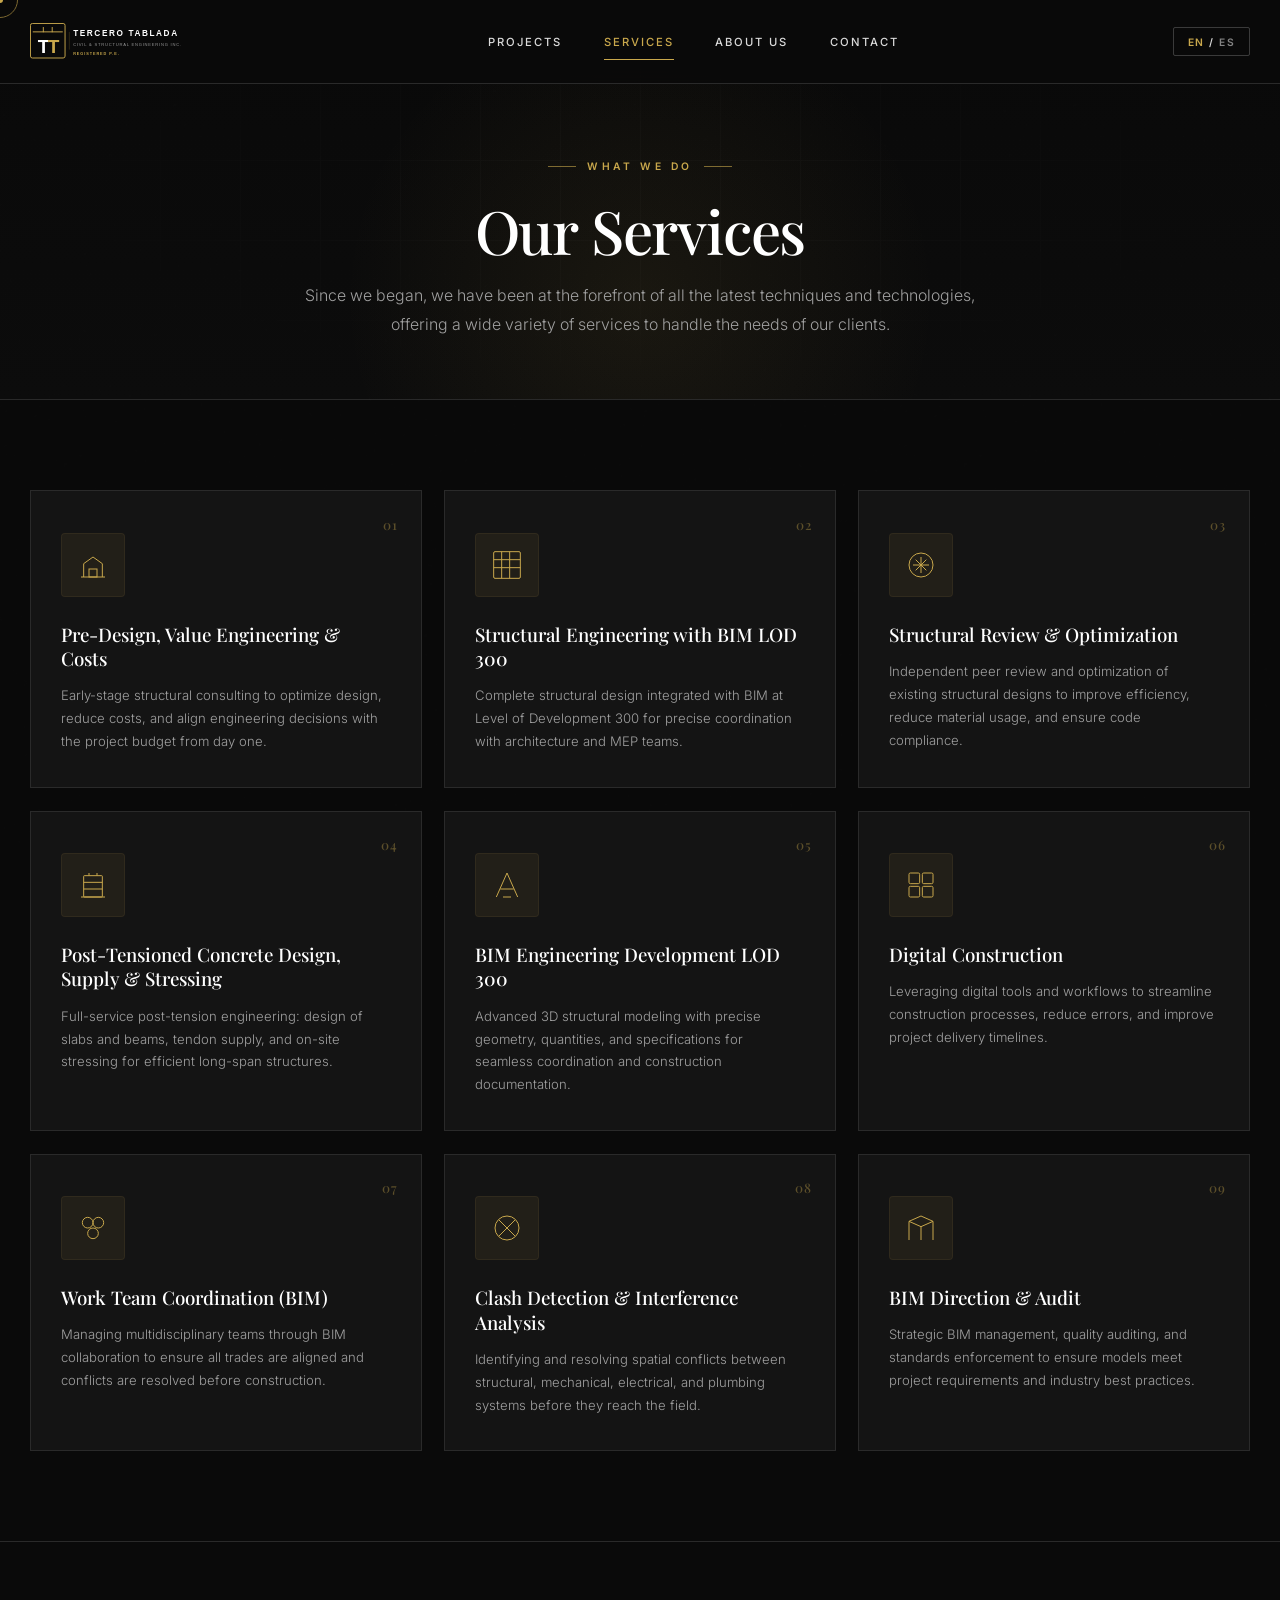
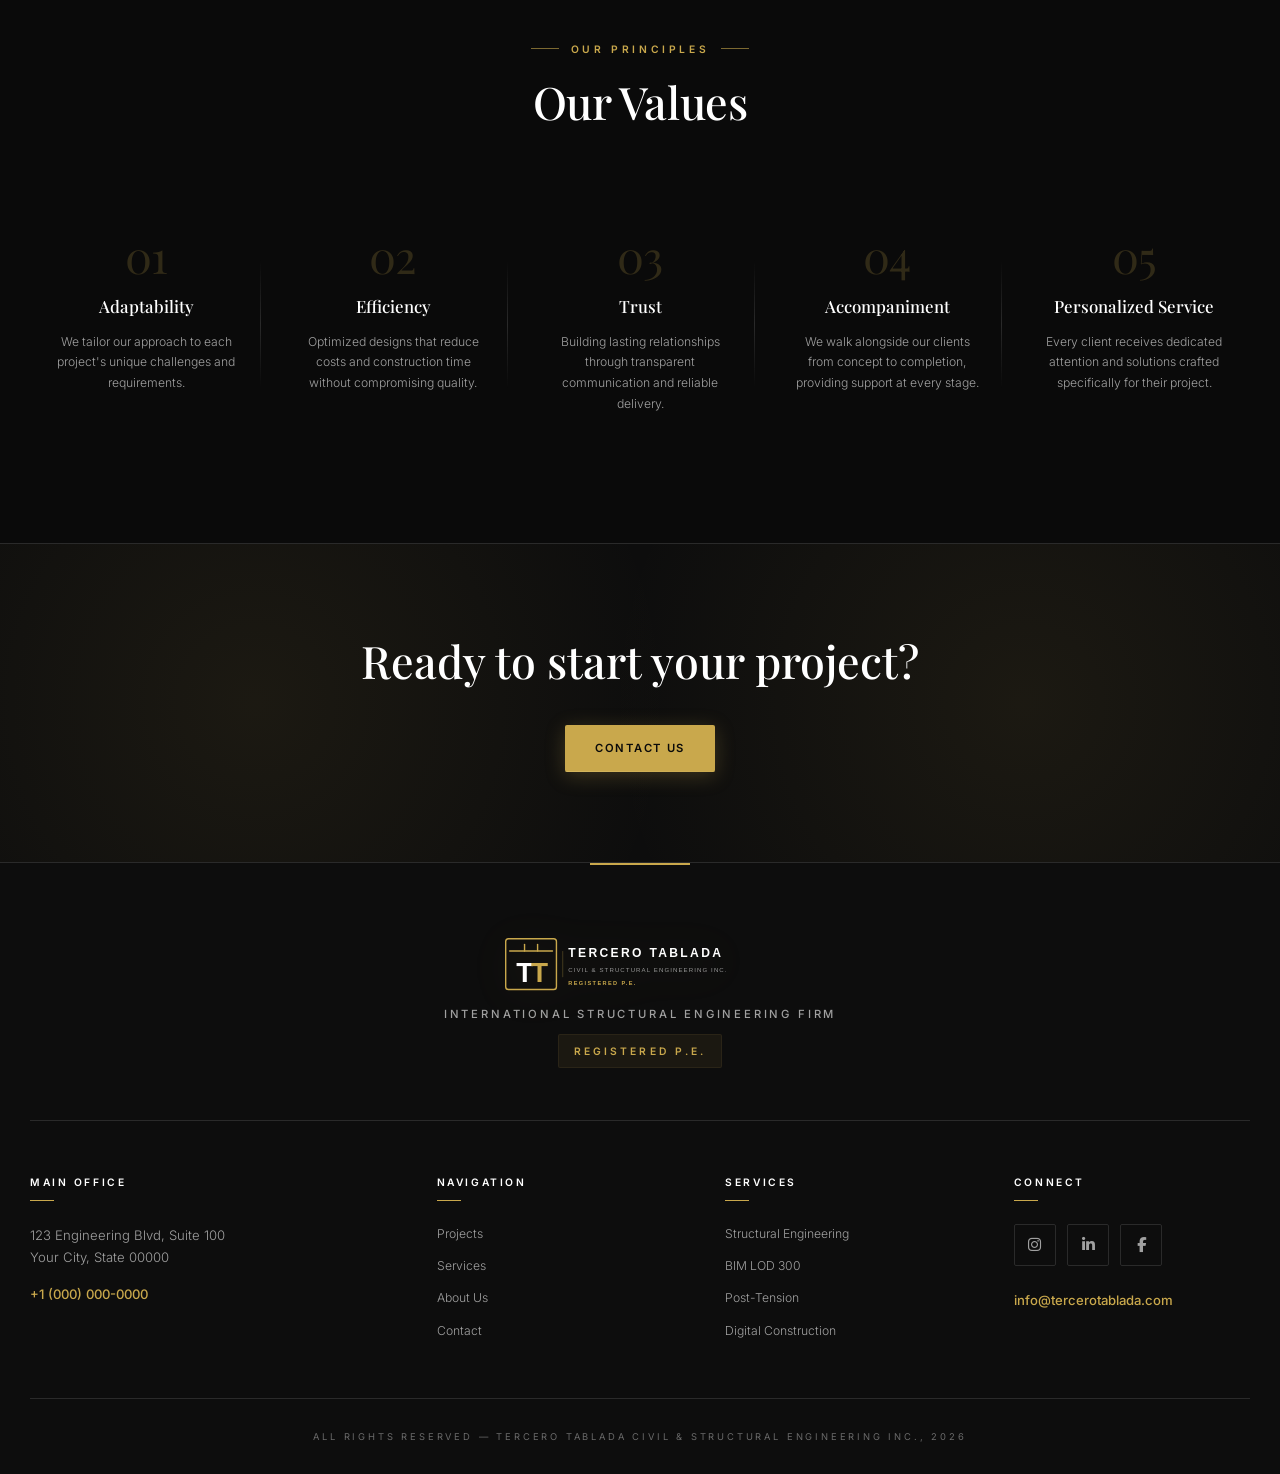
<file: services.html>
<!DOCTYPE html>
<html lang="en">
<head>
  <meta charset="UTF-8">
  <meta name="viewport" content="width=device-width, initial-scale=1.0">
  <title>Services | Tercero Tablada</title>
  <meta name="description" content="Structural engineering services: BIM LOD 300, post-tension design, value engineering, clash detection, and digital construction.">
  <link rel="icon" type="image/svg+xml" href="favicon.svg">
  <meta property="og:title" content="Services | Tercero Tablada">
  <meta property="og:description" content="Structural engineering, BIM LOD 300, post-tension design, and digital construction services.">
  <meta property="og:image" content="assets/img/hero-bg.jpg">
  <meta property="og:type" content="website">
  <meta name="twitter:card" content="summary_large_image">
  <link rel="stylesheet" href="assets/css/styles.css">
  <link rel="preconnect" href="https://fonts.googleapis.com">
  <link rel="preconnect" href="https://fonts.gstatic.com" crossorigin>
  <link href="https://fonts.googleapis.com/css2?family=Inter:wght@300;400;500;600;700;800;900&family=Playfair+Display:wght@400;500;600;700&display=swap" rel="stylesheet">
  <link rel="stylesheet" href="https://cdnjs.cloudflare.com/ajax/libs/font-awesome/6.5.1/css/all.min.css">
</head>
<body>

  <div class="scroll-progress" id="scrollProgress"></div>
  <div class="cursor-dot" id="cursorDot"></div>
  <div class="cursor-ring" id="cursorRing"></div>

  <!-- HEADER -->
  <header class="header header--solid" id="header">
    <div class="header__inner">
      <a href="index.html" class="header__logo"><img src="assets/img/logo-tt-v2.svg" alt="Tercero Tablada" class="header__logo-img"></a>
      <nav class="header__nav" id="mainNav">
        <a href="projects.html" data-en="Projects" data-es="Proyectos">Projects</a>
        <a href="services.html" class="nav-active" data-en="Services" data-es="Servicios">Services</a>
        <a href="about.html" data-en="About Us" data-es="Nosotros">About Us</a>
        <a href="contact.html" data-en="Contact" data-es="Contacto">Contact</a>
      </nav>
      <div class="header__actions">
        <button class="lang-toggle" id="langToggle" aria-label="Toggle language"><span class="lang-active">EN</span> / <span class="lang-inactive">ES</span></button>
        <button class="hamburger" id="hamburger" aria-label="Open menu"><span></span><span></span><span></span></button>
      </div>
    </div>
  </header>

  <div class="mobile-menu" id="mobileMenu">
    <nav class="mobile-menu__nav">
      <a href="projects.html" data-en="Projects" data-es="Proyectos">Projects</a>
      <a href="services.html" data-en="Services" data-es="Servicios">Services</a>
      <a href="about.html" data-en="About Us" data-es="Nosotros">About Us</a>
      <a href="contact.html" data-en="Contact" data-es="Contacto">Contact</a>
    </nav>
  </div>

  <!-- PAGE HERO -->
  <section class="page-hero">
    <div class="container">
      <span class="section__label" data-en="What We Do" data-es="Lo Que Hacemos">What We Do</span>
      <h1 class="page-hero__title" data-en="Our Services" data-es="Nuestros Servicios">Our Services</h1>
      <p class="page-hero__subtitle" data-en="Since we began, we have been at the forefront of all the latest techniques and technologies, offering a wide variety of services to handle the needs of our clients." data-es="Desde que comenzamos, hemos estado a la vanguardia de las ultimas tecnicas y tecnologias, ofreciendo una amplia variedad de servicios para manejar las necesidades de nuestros clientes.">Since we began, we have been at the forefront of all the latest techniques and technologies, offering a wide variety of services to handle the needs of our clients.</p>
    </div>
  </section>

  <!-- SERVICES GRID -->
  <section class="section services-page">
    <div class="container">
      <div class="services__grid">

        <div class="service-card" data-aos="fade-up">
          <div class="service-card__icon"><svg viewBox="0 0 48 48" fill="none" stroke="currentColor" stroke-width="1.5"><path d="M6 42h36M10 42V22l14-10 14 10v20"/><rect x="18" y="30" width="12" height="12"/></svg></div>
          <h3 data-en="Pre-Design, Value Engineering &amp; Costs" data-es="Pre-diseno, Ingenieria de Valor y Costos">Pre-Design, Value Engineering &amp; Costs</h3>
          <p data-en="Early-stage structural consulting to optimize design, reduce costs, and align engineering decisions with the project budget from day one." data-es="Consultoria estructural en etapa temprana para optimizar el diseno, reducir costos y alinear las decisiones de ingenieria con el presupuesto desde el dia uno.">Early-stage structural consulting to optimize design, reduce costs, and align engineering decisions with the project budget from day one.</p>
        </div>

        <div class="service-card" data-aos="fade-up" data-aos-delay="100">
          <div class="service-card__icon"><svg viewBox="0 0 48 48" fill="none" stroke="currentColor" stroke-width="1.5"><rect x="4" y="4" width="40" height="40" rx="2"/><path d="M4 16h40M4 28h40M16 4v40M28 4v40"/></svg></div>
          <h3 data-en="Structural Engineering with BIM LOD 300" data-es="Ingenieria Estructural con BIM LOD 300">Structural Engineering with BIM LOD 300</h3>
          <p data-en="Complete structural design integrated with BIM at Level of Development 300 for precise coordination with architecture and MEP teams." data-es="Diseno estructural completo integrado con BIM a Nivel de Desarrollo 300 para coordinacion precisa con equipos de arquitectura y MEP.">Complete structural design integrated with BIM at Level of Development 300 for precise coordination with architecture and MEP teams.</p>
        </div>

        <div class="service-card" data-aos="fade-up" data-aos-delay="200">
          <div class="service-card__icon"><svg viewBox="0 0 48 48" fill="none" stroke="currentColor" stroke-width="1.5"><circle cx="24" cy="24" r="18"/><path d="M24 12v24M12 24h24"/><path d="M16 16l16 16M32 16L16 32"/></svg></div>
          <h3 data-en="Structural Review &amp; Optimization" data-es="Revision Estructural y Optimizacion">Structural Review &amp; Optimization</h3>
          <p data-en="Independent peer review and optimization of existing structural designs to improve efficiency, reduce material usage, and ensure code compliance." data-es="Revision independiente y optimizacion de disenos estructurales existentes para mejorar eficiencia, reducir materiales y asegurar cumplimiento normativo.">Independent peer review and optimization of existing structural designs to improve efficiency, reduce material usage, and ensure code compliance.</p>
        </div>

        <div class="service-card" data-aos="fade-up">
          <div class="service-card__icon"><svg viewBox="0 0 48 48" fill="none" stroke="currentColor" stroke-width="1.5"><path d="M6 42h36"/><rect x="10" y="10" width="28" height="32" rx="1"/><path d="M10 20h28M10 30h28"/><path d="M18 10V6M30 10V6"/></svg></div>
          <h3 data-en="Post-Tensioned Concrete Design, Supply &amp; Stressing" data-es="Diseno, Suministro y Tensado de Concreto Postensado">Post-Tensioned Concrete Design, Supply &amp; Stressing</h3>
          <p data-en="Full-service post-tension engineering: design of slabs and beams, tendon supply, and on-site stressing for efficient long-span structures." data-es="Ingenieria de postensado integral: diseno de losas y vigas, suministro de tendones y tensado en sitio para estructuras de gran claro.">Full-service post-tension engineering: design of slabs and beams, tendon supply, and on-site stressing for efficient long-span structures.</p>
        </div>

        <div class="service-card" data-aos="fade-up" data-aos-delay="100">
          <div class="service-card__icon"><svg viewBox="0 0 48 48" fill="none" stroke="currentColor" stroke-width="1.5"><path d="M8 42L24 6l16 36"/><path d="M14 30h20"/><path d="M18 42h12"/></svg></div>
          <h3 data-en="BIM Engineering Development LOD 300" data-es="Desarrollo de Ingenierias BIM LOD 300">BIM Engineering Development LOD 300</h3>
          <p data-en="Advanced 3D structural modeling with precise geometry, quantities, and specifications for seamless coordination and construction documentation." data-es="Modelado estructural 3D avanzado con geometria precisa, cantidades y especificaciones para coordinacion y documentacion de construccion.">Advanced 3D structural modeling with precise geometry, quantities, and specifications for seamless coordination and construction documentation.</p>
        </div>

        <div class="service-card" data-aos="fade-up" data-aos-delay="200">
          <div class="service-card__icon"><svg viewBox="0 0 48 48" fill="none" stroke="currentColor" stroke-width="1.5"><rect x="6" y="6" width="16" height="16" rx="2"/><rect x="26" y="6" width="16" height="16" rx="2"/><rect x="6" y="26" width="16" height="16" rx="2"/><rect x="26" y="26" width="16" height="16" rx="2"/></svg></div>
          <h3 data-en="Digital Construction" data-es="Construccion Digital">Digital Construction</h3>
          <p data-en="Leveraging digital tools and workflows to streamline construction processes, reduce errors, and improve project delivery timelines." data-es="Aprovechando herramientas y flujos digitales para optimizar procesos de construccion, reducir errores y mejorar tiempos de entrega.">Leveraging digital tools and workflows to streamline construction processes, reduce errors, and improve project delivery timelines.</p>
        </div>

        <div class="service-card" data-aos="fade-up">
          <div class="service-card__icon"><svg viewBox="0 0 48 48" fill="none" stroke="currentColor" stroke-width="1.5"><circle cx="16" cy="16" r="8"/><circle cx="32" cy="16" r="8"/><circle cx="24" cy="32" r="8"/></svg></div>
          <h3 data-en="Work Team Coordination (BIM)" data-es="Coordinacion de Equipos de Trabajo (BIM)">Work Team Coordination (BIM)</h3>
          <p data-en="Managing multidisciplinary teams through BIM collaboration to ensure all trades are aligned and conflicts are resolved before construction." data-es="Gestion de equipos multidisciplinarios a traves de colaboracion BIM para asegurar alineacion y resolver conflictos antes de la construccion.">Managing multidisciplinary teams through BIM collaboration to ensure all trades are aligned and conflicts are resolved before construction.</p>
        </div>

        <div class="service-card" data-aos="fade-up" data-aos-delay="100">
          <div class="service-card__icon"><svg viewBox="0 0 48 48" fill="none" stroke="currentColor" stroke-width="1.5"><path d="M12 12l24 24M36 12L12 36"/><circle cx="24" cy="24" r="18"/></svg></div>
          <h3 data-en="Clash Detection &amp; Interference Analysis" data-es="Analisis de Interferencias y Deteccion de Conflictos">Clash Detection &amp; Interference Analysis</h3>
          <p data-en="Identifying and resolving spatial conflicts between structural, mechanical, electrical, and plumbing systems before they reach the field." data-es="Identificacion y resolucion de conflictos espaciales entre sistemas estructurales, mecanicos, electricos e hidraulicos antes de llegar a obra.">Identifying and resolving spatial conflicts between structural, mechanical, electrical, and plumbing systems before they reach the field.</p>
        </div>

        <div class="service-card" data-aos="fade-up" data-aos-delay="200">
          <div class="service-card__icon"><svg viewBox="0 0 48 48" fill="none" stroke="currentColor" stroke-width="1.5"><path d="M6 42V14l18-8 18 8v28"/><path d="M6 14l18 8 18-8"/><path d="M24 22v20"/></svg></div>
          <h3 data-en="BIM Direction &amp; Audit" data-es="Direccion y Auditoria BIM">BIM Direction &amp; Audit</h3>
          <p data-en="Strategic BIM management, quality auditing, and standards enforcement to ensure models meet project requirements and industry best practices." data-es="Gestion estrategica BIM, auditoria de calidad y cumplimiento de estandares para asegurar que los modelos cumplan requisitos del proyecto y mejores practicas.">Strategic BIM management, quality auditing, and standards enforcement to ensure models meet project requirements and industry best practices.</p>
        </div>

      </div>
    </div>
  </section>

  <!-- VALUES -->
  <section class="section values">
    <div class="container">
      <div class="section__header">
        <span class="section__label" data-en="Our Principles" data-es="Nuestros Principios">Our Principles</span>
        <h2 class="section__title" data-en="Our Values" data-es="Nuestros Valores">Our Values</h2>
      </div>
      <div class="values__grid">
        <div class="value-item" data-aos="fade-up"><span class="value-item__number">01</span><h3 data-en="Adaptability" data-es="Adaptabilidad">Adaptability</h3><p data-en="We tailor our approach to each project's unique challenges and requirements." data-es="Adaptamos nuestro enfoque a los retos y requisitos unicos de cada proyecto.">We tailor our approach to each project's unique challenges and requirements.</p></div>
        <div class="value-item" data-aos="fade-up" data-aos-delay="100"><span class="value-item__number">02</span><h3 data-en="Efficiency" data-es="Eficiencia">Efficiency</h3><p data-en="Optimized designs that reduce costs and construction time without compromising quality." data-es="Disenos optimizados que reducen costos y tiempo de construccion sin comprometer la calidad.">Optimized designs that reduce costs and construction time without compromising quality.</p></div>
        <div class="value-item" data-aos="fade-up" data-aos-delay="200"><span class="value-item__number">03</span><h3 data-en="Trust" data-es="Confianza">Trust</h3><p data-en="Building lasting relationships through transparent communication and reliable delivery." data-es="Construyendo relaciones duraderas a traves de comunicacion transparente y entrega confiable.">Building lasting relationships through transparent communication and reliable delivery.</p></div>
        <div class="value-item" data-aos="fade-up" data-aos-delay="300"><span class="value-item__number">04</span><h3 data-en="Accompaniment" data-es="Acompanamiento">Accompaniment</h3><p data-en="We walk alongside our clients from concept to completion, providing support at every stage." data-es="Acompanamos a nuestros clientes desde el concepto hasta la terminacion, brindando soporte en cada etapa.">We walk alongside our clients from concept to completion, providing support at every stage.</p></div>
        <div class="value-item" data-aos="fade-up" data-aos-delay="400"><span class="value-item__number">05</span><h3 data-en="Personalized Service" data-es="Servicio Personalizado">Personalized Service</h3><p data-en="Every client receives dedicated attention and solutions crafted specifically for their project." data-es="Cada cliente recibe atencion dedicada y soluciones disenadas especificamente para su proyecto.">Every client receives dedicated attention and solutions crafted specifically for their project.</p></div>
      </div>
    </div>
  </section>

  <!-- CTA -->
  <section class="section cta-section">
    <div class="container cta-section__inner">
      <h2 data-en="Ready to start your project?" data-es="Listo para comenzar su proyecto?">Ready to start your project?</h2>
      <a href="contact.html" class="btn btn--primary" data-en="Contact Us" data-es="Contactenos">Contact Us</a>
    </div>
  </section>

  <!-- FOOTER -->
  <footer class="footer">
    <div class="container">
      <div class="footer__top"><div class="footer__brand"><img src="assets/img/logo-tt-v2.svg" alt="Tercero Tablada" class="footer__logo-img"><p class="footer__tagline" data-en="International Structural Engineering Firm" data-es="Despacho Internacional de Ingenieria Estructural">International Structural Engineering Firm</p><p class="footer__credential">Registered P.E.</p></div></div>
      <div class="footer__grid">
        <div class="footer__office"><h4 data-en="Main Office" data-es="Oficina Principal">Main Office</h4><p>123 Engineering Blvd, Suite 100<br>Your City, State 00000</p><a href="tel:+10000000000">+1 (000) 000-0000</a></div>
        <div class="footer__links"><h4 data-en="Navigation" data-es="Navegacion">Navigation</h4><a href="projects.html" data-en="Projects" data-es="Proyectos">Projects</a><a href="services.html" data-en="Services" data-es="Servicios">Services</a><a href="about.html" data-en="About Us" data-es="Nosotros">About Us</a><a href="contact.html" data-en="Contact" data-es="Contacto">Contact</a></div>
        <div class="footer__links"><h4 data-en="Services" data-es="Servicios">Services</h4><a href="services.html" data-en="Structural Engineering" data-es="Ingenieria Estructural">Structural Engineering</a><a href="services.html" data-en="BIM LOD 300" data-es="BIM LOD 300">BIM LOD 300</a><a href="services.html" data-en="Post-Tension" data-es="Postensado">Post-Tension</a><a href="services.html" data-en="Digital Construction" data-es="Construccion Digital">Digital Construction</a></div>
        <div class="footer__social"><h4 data-en="Connect" data-es="Conecta">Connect</h4><div class="footer__social-icons"><a href="#" aria-label="Instagram"><i class="fa-brands fa-instagram"></i></a><a href="#" aria-label="LinkedIn"><i class="fa-brands fa-linkedin-in"></i></a><a href="#" aria-label="Facebook"><i class="fa-brands fa-facebook-f"></i></a></div><a href="mailto:info@tercerotablada.com" class="footer__email">info@tercerotablada.com</a></div>
      </div>
      <div class="footer__bottom"><p data-en="ALL RIGHTS RESERVED &mdash; TERCERO TABLADA CIVIL &amp; STRUCTURAL ENGINEERING INC., 2026" data-es="TODOS LOS DERECHOS RESERVADOS &mdash; TERCERO TABLADA CIVIL &amp; STRUCTURAL ENGINEERING INC., 2026">ALL RIGHTS RESERVED &mdash; TERCERO TABLADA CIVIL &amp; STRUCTURAL ENGINEERING INC., 2026</p></div>
    </div>
  </footer>

  <script src="assets/js/script.js"></script>

</body>
</html>
</file>
<file: assets/css/styles.css>
/* ========================================
   TERCERO TABLADA — v2 EPIC
   Premium dark theme for international structural engineering firm
   ======================================== */

/* ---------- RESET & BASE ---------- */
*, *::before, *::after {
  margin: 0;
  padding: 0;
  box-sizing: border-box;
}

:root {
  /* Color system */
  --color-bg: #0a0a0a;
  --color-bg-alt: #0d0d0d;
  --color-bg-card: #141414;
  --color-bg-elevated: #1a1a1a;
  --color-surface: #222222;
  --color-border: #2a2a2a;
  --color-border-light: #3a3a3a;
  --color-text: #ffffff;
  --color-text-muted: #a0a0a0;
  --color-text-dim: #6a6a6a;
  --color-accent: #c9a84c;
  --color-accent-light: #e0c572;
  --color-accent-dark: #a8893a;
  --color-accent-glow: rgba(201, 168, 76, 0.15);
  --color-accent-soft: rgba(201, 168, 76, 0.08);
  --color-success: #2d8a4e;
  --color-error: #e74c3c;

  /* Typography */
  --font-primary: 'Inter', -apple-system, BlinkMacSystemFont, sans-serif;
  --font-display: 'Playfair Display', Georgia, serif;

  /* Easing */
  --ease-out: cubic-bezier(0.16, 1, 0.3, 1);
  --ease-in-out: cubic-bezier(0.65, 0, 0.35, 1);
  --ease-bounce: cubic-bezier(0.34, 1.56, 0.64, 1);

  /* Shadows */
  --shadow-sm: 0 2px 8px rgba(0, 0, 0, 0.3);
  --shadow-md: 0 8px 24px rgba(0, 0, 0, 0.4);
  --shadow-lg: 0 20px 60px rgba(0, 0, 0, 0.5);
  --shadow-gold: 0 12px 40px rgba(201, 168, 76, 0.2);
  --shadow-gold-strong: 0 20px 60px rgba(201, 168, 76, 0.3);

  /* Layout */
  --container-max: 1280px;
  --radius-sm: 2px;
  --radius-md: 4px;
  --radius-lg: 8px;
}

html {
  scroll-behavior: smooth;
  font-size: 15px;
  overflow-x: hidden;
}

html, body {
  max-width: 100%;
}

body {
  font-family: var(--font-primary);
  background: var(--color-bg);
  color: var(--color-text);
  line-height: 1.6;
  overflow-x: hidden;
  -webkit-font-smoothing: antialiased;
  position: relative;
}

/* Subtle noise texture overlay on body */
body::before {
  content: '';
  position: fixed;
  inset: 0;
  background-image: url("data:image/svg+xml,%3Csvg viewBox='0 0 200 200' xmlns='http://www.w3.org/2000/svg'%3E%3Cfilter id='n'%3E%3CfeTurbulence type='fractalNoise' baseFrequency='0.9' numOctaves='3'/%3E%3CfeColorMatrix values='0 0 0 0 0 0 0 0 0 0 0 0 0 0 0 0 0 0 0.03 0'/%3E%3C/filter%3E%3Crect width='100%25' height='100%25' filter='url(%23n)'/%3E%3C/svg%3E");
  pointer-events: none;
  z-index: 1;
  opacity: 0.4;
}

a {
  color: inherit;
  text-decoration: none;
}

img, svg {
  display: block;
  max-width: 100%;
}

::selection {
  background: var(--color-accent);
  color: var(--color-bg);
}

.container {
  width: 100%;
  max-width: var(--container-max);
  margin: 0 auto;
  padding: 0 2rem;
  position: relative;
  z-index: 2;
}

/* ---------- SCROLL PROGRESS BAR ---------- */
.scroll-progress {
  position: fixed;
  top: 0;
  left: 0;
  height: 2px;
  background: linear-gradient(90deg, var(--color-accent), var(--color-accent-light));
  z-index: 10000;
  width: 0;
  transition: width 0.1s linear;
  box-shadow: 0 0 10px var(--color-accent-glow);
}

/* ---------- CUSTOM CURSOR (desktop only) ---------- */
@media (hover: hover) and (pointer: fine) {
  .cursor-dot,
  .cursor-ring {
    position: fixed;
    top: 0;
    left: 0;
    pointer-events: none;
    z-index: 9999;
    transform: translate(-50%, -50%);
    will-change: transform;
  }

  .cursor-dot {
    width: 6px;
    height: 6px;
    background: var(--color-accent);
    border-radius: 50%;
    transition: transform 0.15s var(--ease-out), opacity 0.2s;
  }

  .cursor-ring {
    width: 36px;
    height: 36px;
    border: 1px solid var(--color-accent);
    border-radius: 50%;
    opacity: 0.6;
    transition: transform 0.3s var(--ease-out), width 0.3s, height 0.3s, opacity 0.2s, border-color 0.2s;
  }

  .cursor-ring.cursor-hover {
    width: 64px;
    height: 64px;
    border-color: var(--color-accent-light);
    opacity: 1;
  }

  .cursor-dot.cursor-hover {
    opacity: 0;
  }

  body.cursor-active {
    cursor: none;
  }

  body.cursor-active a,
  body.cursor-active button {
    cursor: none;
  }
}

/* ---------- BUTTONS ---------- */
.btn {
  display: inline-flex;
  align-items: center;
  justify-content: center;
  gap: 0.5rem;
  padding: 0.95rem 2rem;
  font-family: var(--font-primary);
  font-size: 0.75rem;
  font-weight: 600;
  letter-spacing: 0.15em;
  text-transform: uppercase;
  border: none;
  border-radius: var(--radius-sm);
  cursor: pointer;
  transition: all 0.4s var(--ease-out);
  position: relative;
  overflow: hidden;
  z-index: 1;
}

.btn::before {
  content: '';
  position: absolute;
  inset: 0;
  background: linear-gradient(135deg, var(--color-accent-light), var(--color-accent));
  transform: translateY(100%);
  transition: transform 0.4s var(--ease-out);
  z-index: -1;
}

.btn:hover::before {
  transform: translateY(0);
}

.btn--primary {
  background: var(--color-accent);
  color: var(--color-bg);
  box-shadow: 0 4px 20px rgba(201, 168, 76, 0.25);
}

.btn--primary:hover {
  transform: translateY(-3px);
  box-shadow: var(--shadow-gold-strong);
  color: var(--color-bg);
}

.btn--outline {
  background: transparent;
  color: var(--color-text);
  border: 1px solid rgba(255, 255, 255, 0.3);
}

.btn--outline::before {
  background: var(--color-accent);
}

.btn--outline:hover {
  border-color: var(--color-accent);
  color: var(--color-bg);
  transform: translateY(-3px);
  box-shadow: var(--shadow-gold);
}

.btn--dark {
  background: var(--color-surface);
  color: var(--color-text);
  border: 1px solid var(--color-border-light);
}

.btn--dark::before {
  background: var(--color-accent);
}

.btn--dark:hover {
  color: var(--color-bg);
  border-color: var(--color-accent);
  transform: translateY(-3px);
  box-shadow: var(--shadow-gold);
}

.btn--full {
  width: 100%;
}

.btn__arrow {
  display: inline-block;
  transition: transform 0.3s var(--ease-out);
}

.btn:hover .btn__arrow {
  transform: translateX(4px);
}

/* ---------- HEADER ---------- */
.header {
  position: fixed;
  top: 0;
  left: 0;
  right: 0;
  z-index: 1000;
  padding: 1.5rem 0;
  transition: all 0.4s var(--ease-out);
}

.header.scrolled {
  background: rgba(10, 10, 10, 0.88);
  backdrop-filter: blur(24px) saturate(180%);
  -webkit-backdrop-filter: blur(24px) saturate(180%);
  padding: 0.85rem 0;
  border-bottom: 1px solid var(--color-border);
  box-shadow: var(--shadow-md);
}

.header__inner {
  display: flex;
  align-items: center;
  justify-content: space-between;
  max-width: var(--container-max);
  margin: 0 auto;
  padding: 0 2rem;
}

.header__logo {
  z-index: 1001;
  display: block;
  transition: transform 0.3s var(--ease-out);
}

.header__logo:hover {
  transform: scale(1.03);
}

.header__logo-img {
  height: 38px;
  width: auto;
}

.footer__logo-img {
  height: 56px;
  width: auto;
  margin: 0 auto 0.75rem;
  filter: drop-shadow(0 4px 20px var(--color-accent-glow));
}

.logo-text {
  font-family: var(--font-primary);
  font-size: 1.125rem;
  font-weight: 800;
  letter-spacing: 0.15em;
  text-transform: uppercase;
}

.logo-accent {
  color: var(--color-accent);
  font-weight: 400;
}

.header__nav {
  display: flex;
  gap: 2.75rem;
}

.header__nav a {
  font-size: 0.75rem;
  font-weight: 500;
  letter-spacing: 0.18em;
  text-transform: uppercase;
  color: rgba(255, 255, 255, 0.85);
  transition: color 0.3s ease;
  position: relative;
  padding: 0.5rem 0;
}

.header__nav a::after {
  content: '';
  position: absolute;
  bottom: -2px;
  left: 0;
  width: 0;
  height: 1px;
  background: var(--color-accent);
  transition: width 0.4s var(--ease-out);
}

.header__nav a:hover {
  color: var(--color-accent);
}

.header__nav a:hover::after,
.header__nav a.nav-active::after {
  width: 100%;
}

.header__nav a.nav-active {
  color: var(--color-accent);
}

.header__actions {
  display: flex;
  align-items: center;
  gap: 1.25rem;
}

/* ---------- LANGUAGE TOGGLE ---------- */
.lang-toggle {
  background: none;
  border: 1px solid rgba(255, 255, 255, 0.2);
  color: rgba(255, 255, 255, 0.85);
  padding: 0.5rem 0.9rem;
  font-size: 0.6875rem;
  font-family: var(--font-primary);
  font-weight: 600;
  letter-spacing: 0.15em;
  cursor: pointer;
  transition: all 0.3s ease;
  border-radius: var(--radius-sm);
}

.lang-toggle:hover {
  border-color: var(--color-accent);
  background: var(--color-accent-soft);
}

.lang-active {
  color: var(--color-accent);
}

.lang-inactive {
  color: rgba(255, 255, 255, 0.5);
}

/* ---------- HAMBURGER ---------- */
.hamburger {
  display: none;
  flex-direction: column;
  gap: 5px;
  background: none;
  border: none;
  cursor: pointer;
  padding: 6px;
  z-index: 1001;
}

.hamburger span {
  display: block;
  width: 26px;
  height: 2px;
  background: var(--color-text);
  transition: all 0.4s var(--ease-out);
  transform-origin: center;
}

.hamburger.active span:nth-child(1) {
  transform: rotate(45deg) translate(4px, 5px);
  background: var(--color-accent);
}

.hamburger.active span:nth-child(2) {
  opacity: 0;
}

.hamburger.active span:nth-child(3) {
  transform: rotate(-45deg) translate(4px, -5px);
  background: var(--color-accent);
}

/* ---------- MOBILE MENU ---------- */
.mobile-menu {
  position: fixed;
  inset: 0;
  background: rgba(10, 10, 10, 0.98);
  backdrop-filter: blur(20px);
  -webkit-backdrop-filter: blur(20px);
  z-index: 999;
  display: flex;
  align-items: center;
  justify-content: center;
  opacity: 0;
  visibility: hidden;
  transition: opacity 0.4s var(--ease-out), visibility 0.4s;
}

.mobile-menu::before {
  content: '';
  position: absolute;
  inset: 0;
  background-image:
    radial-gradient(circle at 20% 20%, var(--color-accent-glow) 0%, transparent 40%),
    radial-gradient(circle at 80% 80%, var(--color-accent-glow) 0%, transparent 40%);
  opacity: 0.5;
  pointer-events: none;
}

.mobile-menu.active {
  opacity: 1;
  visibility: visible;
}

.mobile-menu__nav {
  display: flex;
  flex-direction: column;
  align-items: center;
  gap: 2rem;
  position: relative;
  z-index: 1;
}

.mobile-menu__nav a {
  font-family: var(--font-display);
  font-size: 2.25rem;
  font-weight: 500;
  letter-spacing: 0.02em;
  color: var(--color-text);
  transition: all 0.3s ease;
  transform: translateY(20px);
  opacity: 0;
  position: relative;
}

.mobile-menu__nav a::before {
  content: '0' counter(menu-item);
  counter-increment: menu-item;
  position: absolute;
  left: -3rem;
  top: 50%;
  transform: translateY(-50%);
  font-family: var(--font-primary);
  font-size: 0.75rem;
  font-weight: 600;
  color: var(--color-accent);
  opacity: 0.5;
  letter-spacing: 0.1em;
}

.mobile-menu__nav {
  counter-reset: menu-item;
}

.mobile-menu.active .mobile-menu__nav a {
  transform: translateY(0);
  opacity: 1;
}

.mobile-menu.active .mobile-menu__nav a:nth-child(1) { transition-delay: 0.1s; }
.mobile-menu.active .mobile-menu__nav a:nth-child(2) { transition-delay: 0.15s; }
.mobile-menu.active .mobile-menu__nav a:nth-child(3) { transition-delay: 0.2s; }
.mobile-menu.active .mobile-menu__nav a:nth-child(4) { transition-delay: 0.25s; }
.mobile-menu.active .mobile-menu__nav a:nth-child(5) { transition-delay: 0.3s; }

.mobile-menu__nav a:hover {
  color: var(--color-accent);
  transform: translateX(10px);
}

/* ---------- HERO ---------- */
.hero {
  position: relative;
  min-height: 100vh;
  display: flex;
  align-items: center;
  justify-content: center;
  overflow: hidden;
}

.hero__bg {
  position: absolute;
  inset: 0;
  z-index: 0;
}

.hero__bg video,
.hero__bg-placeholder {
  width: 100%;
  height: 100%;
  object-fit: cover;
}

.hero__bg-placeholder {
  background: linear-gradient(135deg, #0a0a0a 0%, #1a1a2e 50%, #0a0a0a 100%);
  animation: heroShimmer 8s ease-in-out infinite alternate;
}

@keyframes heroShimmer {
  0% { background: linear-gradient(135deg, #0a0a0a 0%, #1a1a2e 50%, #0a0a0a 100%); }
  100% { background: linear-gradient(135deg, #0a0a0a 0%, #2a1a1a 50%, #0a0a0a 100%); }
}

.hero__overlay {
  position: absolute;
  inset: 0;
  background:
    radial-gradient(ellipse at center, transparent 0%, rgba(10,10,10,0.5) 70%, rgba(10,10,10,0.95) 100%),
    linear-gradient(to bottom, rgba(10, 10, 10, 0.3) 0%, rgba(10, 10, 10, 0.6) 50%, rgba(10, 10, 10, 0.95) 100%);
  z-index: 1;
}

/* Giant number watermark behind hero */
.hero__watermark {
  position: absolute;
  top: 50%;
  left: 50%;
  transform: translate(-50%, -50%);
  font-family: var(--font-display);
  font-size: clamp(20rem, 45vw, 40rem);
  font-weight: 400;
  color: var(--color-accent);
  opacity: 0.03;
  z-index: 1;
  pointer-events: none;
  letter-spacing: -0.05em;
  line-height: 0.8;
  user-select: none;
}

/* Side decorative lines */
.hero__side-lines {
  position: absolute;
  inset: 0;
  z-index: 1;
  pointer-events: none;
}

.hero__side-lines::before,
.hero__side-lines::after {
  content: '';
  position: absolute;
  top: 15%;
  bottom: 15%;
  width: 1px;
  background: linear-gradient(to bottom, transparent, var(--color-accent) 20%, var(--color-accent) 80%, transparent);
  opacity: 0.3;
}

.hero__side-lines::before { left: 3rem; }
.hero__side-lines::after { right: 3rem; }

.hero__content {
  position: relative;
  z-index: 2;
  text-align: center;
  max-width: 960px;
  padding: 0 2rem;
}

.hero__badge {
  display: inline-flex;
  align-items: center;
  gap: 0.75rem;
  font-size: 0.75rem;
  font-weight: 600;
  letter-spacing: 0.25em;
  text-transform: uppercase;
  color: var(--color-accent);
  border: 1px solid var(--color-accent);
  padding: 0.55rem 1.5rem;
  margin-bottom: 2rem;
  opacity: 0;
  transform: translateY(20px);
  animation: fadeInUp 0.8s var(--ease-out) 0.2s forwards;
  background: rgba(201, 168, 76, 0.05);
  backdrop-filter: blur(10px);
  -webkit-backdrop-filter: blur(10px);
  border-radius: var(--radius-sm);
}

.hero__badge::before {
  content: '';
  width: 6px;
  height: 6px;
  background: var(--color-accent);
  border-radius: 50%;
  box-shadow: 0 0 10px var(--color-accent);
  animation: pulse 2s ease-in-out infinite;
}

@keyframes pulse {
  0%, 100% { opacity: 1; transform: scale(1); }
  50% { opacity: 0.5; transform: scale(1.3); }
}

.hero__title {
  font-family: var(--font-primary);
  font-weight: 900;
  line-height: 0.95;
  margin-bottom: 1.75rem;
}

.hero__title-line {
  display: block;
  font-size: clamp(2.75rem, 7.5vw, 6rem);
  letter-spacing: 0.02em;
  opacity: 0;
  transform: translateY(40px);
  animation: fadeInUp 1s var(--ease-out) 0.4s forwards;
  background: linear-gradient(135deg, #ffffff 0%, #e5e5e5 100%);
  -webkit-background-clip: text;
  -webkit-text-fill-color: transparent;
  background-clip: text;
}

.hero__title-line.accent {
  font-weight: 300;
  font-size: clamp(1.5rem, 4vw, 3rem);
  letter-spacing: 0.1em;
  animation-delay: 0.6s;
  background: linear-gradient(135deg, var(--color-accent-light) 0%, var(--color-accent) 100%);
  -webkit-background-clip: text;
  -webkit-text-fill-color: transparent;
  background-clip: text;
  margin-top: 0.25rem;
}

.hero__materials {
  display: inline-flex;
  align-items: center;
  gap: 1rem;
  font-size: 0.6875rem;
  font-weight: 500;
  letter-spacing: 0.25em;
  color: var(--color-text-muted);
  margin-bottom: 1.75rem;
  opacity: 0;
  transform: translateY(20px);
  animation: fadeInUp 0.8s var(--ease-out) 0.8s forwards;
  padding: 0.75rem 1.5rem;
  border-top: 1px solid var(--color-border);
  border-bottom: 1px solid var(--color-border);
}

.hero__desc {
  font-size: 0.9375rem;
  font-weight: 300;
  line-height: 1.75;
  color: var(--color-text-muted);
  max-width: 620px;
  margin: 0 auto 2rem;
  opacity: 0;
  transform: translateY(20px);
  animation: fadeInUp 0.8s var(--ease-out) 1s forwards;
}

.hero__cta {
  display: flex;
  gap: 1rem;
  justify-content: center;
  flex-wrap: wrap;
  opacity: 0;
  transform: translateY(20px);
  animation: fadeInUp 0.8s var(--ease-out) 1.2s forwards;
}

.hero__credential {
  font-size: 0.6875rem;
  font-weight: 600;
  letter-spacing: 0.3em;
  text-transform: uppercase;
  color: var(--color-text-dim);
  margin-top: 2.5rem;
  opacity: 0;
  transform: translateY(20px);
  animation: fadeInUp 0.8s var(--ease-out) 1.4s forwards;
  padding-top: 1.5rem;
  position: relative;
}

.hero__credential::before {
  content: '';
  position: absolute;
  top: 0;
  left: 50%;
  transform: translateX(-50%);
  width: 40px;
  height: 1px;
  background: var(--color-accent);
  opacity: 0.5;
}

.hero__scroll {
  position: absolute;
  bottom: 2.5rem;
  left: 50%;
  transform: translateX(-50%);
  z-index: 2;
  display: flex;
  flex-direction: column;
  align-items: center;
  gap: 0.75rem;
}

.hero__scroll-text {
  font-size: 0.625rem;
  font-weight: 600;
  letter-spacing: 0.3em;
  text-transform: uppercase;
  color: var(--color-accent);
  writing-mode: vertical-rl;
  transform: rotate(180deg);
  opacity: 0.8;
}

.hero__scroll-line {
  width: 1px;
  height: 60px;
  background: linear-gradient(to bottom, var(--color-accent), transparent);
  animation: scrollPulse 2s ease-in-out infinite;
  position: relative;
}

.hero__scroll-line::after {
  content: '';
  position: absolute;
  bottom: 0;
  left: 50%;
  transform: translate(-50%, 50%) rotate(45deg);
  width: 6px;
  height: 6px;
  border-right: 1px solid var(--color-accent);
  border-bottom: 1px solid var(--color-accent);
}

@keyframes scrollPulse {
  0%, 100% { opacity: 1; transform: scaleY(1); }
  50% { opacity: 0.3; transform: scaleY(0.5); }
}

@keyframes fadeInUp {
  to { opacity: 1; transform: translateY(0); }
}

/* ---------- SECTIONS ---------- */
.section {
  padding: 6rem 0;
  position: relative;
}

.section__header {
  text-align: center;
  margin-bottom: 4.5rem;
  position: relative;
}

.section__label {
  display: inline-flex;
  align-items: center;
  gap: 0.75rem;
  font-size: 0.6875rem;
  font-weight: 600;
  letter-spacing: 0.35em;
  text-transform: uppercase;
  color: var(--color-accent);
  margin-bottom: 1.25rem;
  position: relative;
}

.section__label::before,
.section__label::after {
  content: '';
  width: 28px;
  height: 1px;
  background: var(--color-accent);
  opacity: 0.6;
}

.about__content .section__label::before,
.contact__info .section__label::before {
  display: none;
}

.about__content .section__label,
.contact__info .section__label {
  justify-content: flex-start;
}

.section__title {
  font-family: var(--font-display);
  font-size: clamp(2rem, 3.5vw, 3rem);
  font-weight: 500;
  line-height: 1.15;
  margin-bottom: 1.25rem;
  letter-spacing: -0.01em;
}

.section__subtitle {
  font-size: 1rem;
  font-weight: 300;
  color: var(--color-text-muted);
  max-width: 680px;
  margin: 0 auto;
  line-height: 1.8;
}

/* Giant section number (decorative, positioned behind titles) */
.section__number {
  position: absolute;
  top: -2rem;
  right: 2rem;
  font-family: var(--font-display);
  font-size: clamp(8rem, 15vw, 14rem);
  font-weight: 400;
  color: var(--color-accent);
  opacity: 0.04;
  z-index: 0;
  pointer-events: none;
  line-height: 1;
  user-select: none;
}

/* ---------- PROJECTS ---------- */
.projects {
  background: var(--color-bg);
  position: relative;
}

.projects__grid {
  display: grid;
  grid-template-columns: repeat(4, 1fr);
  gap: 1.5rem;
}

/* Make featured projects asymmetric on homepage */
.projects__grid .project-card:nth-child(1),
.projects__grid .project-card:nth-child(6) {
  grid-column: span 2;
  grid-row: span 2;
}

.project-card {
  position: relative;
  overflow: hidden;
  aspect-ratio: 3/4;
  display: block;
  background: var(--color-bg-card);
  border: 1px solid var(--color-border);
  transition: all 0.5s var(--ease-out);
  cursor: pointer;
}

.project-card::after {
  content: '';
  position: absolute;
  inset: 0;
  border: 2px solid var(--color-accent);
  opacity: 0;
  transition: opacity 0.4s var(--ease-out);
  pointer-events: none;
  z-index: 3;
}

.project-card:hover::after {
  opacity: 1;
  inset: 12px;
}

.project-card:hover {
  transform: translateY(-6px);
  box-shadow: var(--shadow-lg), 0 0 0 1px var(--color-accent-glow);
  border-color: transparent;
}

.project-card__img {
  width: 100%;
  height: 100%;
  transition: transform 0.8s var(--ease-out);
  overflow: hidden;
  position: relative;
}

.project-card__img img {
  width: 100%;
  height: 100%;
  object-fit: cover;
  display: block;
}

.project-card__img::before {
  content: '';
  position: absolute;
  inset: 0;
  background: linear-gradient(to bottom, transparent 40%, rgba(0,0,0,0.8) 100%);
  z-index: 2;
  transition: background 0.4s var(--ease-out);
}

.project-card:hover .project-card__img {
  transform: scale(1.08);
}

.project-card:hover .project-card__img::before {
  background: linear-gradient(to bottom, rgba(0,0,0,0.2) 0%, rgba(0,0,0,0.9) 100%);
}

.project-card__placeholder {
  width: 100%;
  height: 100%;
  display: flex;
  align-items: center;
  justify-content: center;
  background: linear-gradient(135deg, #1c1c2e 0%, #2a2a3d 50%, #1a1a2a 100%);
  color: var(--color-accent);
}

.project-card__placeholder svg {
  width: 64px;
  height: 64px;
  opacity: 0.5;
}

.project-card__number {
  position: absolute;
  top: 1.5rem;
  left: 1.5rem;
  font-family: var(--font-display);
  font-size: 0.875rem;
  font-weight: 500;
  color: var(--color-accent);
  letter-spacing: 0.1em;
  z-index: 3;
  opacity: 0.9;
}

.project-card__info {
  position: absolute;
  bottom: 0;
  left: 0;
  right: 0;
  padding: 2rem 1.75rem;
  z-index: 3;
  transform: translateY(0);
  transition: all 0.4s var(--ease-out);
}

.project-card__info .project-card__category {
  display: inline-block;
  font-size: 0.625rem;
  font-weight: 700;
  letter-spacing: 0.2em;
  text-transform: uppercase;
  color: var(--color-bg);
  background: var(--color-accent);
  padding: 0.35rem 0.75rem;
  margin-bottom: 0.75rem;
  border-radius: var(--radius-sm);
  transform: translateY(10px);
  opacity: 0;
  transition: all 0.4s var(--ease-out) 0.1s;
}

.project-card:hover .project-card__category {
  transform: translateY(0);
  opacity: 1;
}

.project-card__info h3 {
  font-family: var(--font-display);
  font-size: 1.375rem;
  font-weight: 500;
  margin-bottom: 0.35rem;
  line-height: 1.2;
  color: var(--color-text);
}

.project-card__info span {
  font-size: 0.75rem;
  font-weight: 500;
  letter-spacing: 0.12em;
  text-transform: uppercase;
  color: var(--color-accent);
}

.project-card__arrow {
  position: absolute;
  top: 1.5rem;
  right: 1.5rem;
  width: 38px;
  height: 38px;
  border: 1px solid var(--color-accent);
  display: flex;
  align-items: center;
  justify-content: center;
  color: var(--color-accent);
  transform: translate(20px, -20px) rotate(-45deg);
  opacity: 0;
  transition: all 0.4s var(--ease-out);
  z-index: 3;
  background: rgba(10, 10, 10, 0.6);
  backdrop-filter: blur(10px);
  border-radius: 50%;
}

.project-card:hover .project-card__arrow {
  transform: translate(0, 0) rotate(-45deg);
  opacity: 1;
}

.projects__cta {
  text-align: center;
  margin-top: 3.5rem;
}

/* ---------- SERVICES ---------- */
.services {
  background: var(--color-bg-alt);
  position: relative;
}

.services::before {
  content: '';
  position: absolute;
  top: 0;
  left: 0;
  right: 0;
  height: 1px;
  background: linear-gradient(90deg, transparent, var(--color-border-light), transparent);
}

.services__grid {
  display: grid;
  grid-template-columns: repeat(3, 1fr);
  gap: 1.5rem;
  counter-reset: service-counter;
}

.service-card {
  background: var(--color-bg-card);
  border: 1px solid var(--color-border);
  padding: 2.75rem 2rem 2.25rem;
  transition: all 0.5s var(--ease-out);
  position: relative;
  overflow: hidden;
  counter-increment: service-counter;
}

.service-card::before {
  content: '';
  position: absolute;
  top: 0;
  left: 0;
  width: 100%;
  height: 2px;
  background: linear-gradient(90deg, var(--color-accent), var(--color-accent-light));
  transform: scaleX(0);
  transform-origin: left;
  transition: transform 0.5s var(--ease-out);
}

.service-card::after {
  content: counter(service-counter, decimal-leading-zero);
  position: absolute;
  top: 1.5rem;
  right: 1.5rem;
  font-family: var(--font-display);
  font-size: 0.875rem;
  font-weight: 500;
  color: var(--color-accent);
  opacity: 0.4;
  letter-spacing: 0.1em;
  transition: opacity 0.4s var(--ease-out);
}

.service-card:hover {
  border-color: var(--color-accent);
  transform: translateY(-6px);
  background: var(--color-bg-elevated);
  box-shadow: var(--shadow-md), 0 0 40px var(--color-accent-soft);
}

.service-card:hover::before {
  transform: scaleX(1);
}

.service-card:hover::after {
  opacity: 1;
}

.service-card__icon {
  width: 64px;
  height: 64px;
  margin-bottom: 1.75rem;
  color: var(--color-accent);
  display: flex;
  align-items: center;
  justify-content: center;
  background: rgba(201, 168, 76, 0.08);
  border: 1px solid var(--color-accent-soft);
  border-radius: var(--radius-md);
  transition: all 0.4s var(--ease-out);
  position: relative;
}

.service-card__icon::before {
  content: '';
  position: absolute;
  inset: -4px;
  border: 1px solid var(--color-accent);
  opacity: 0;
  border-radius: var(--radius-md);
  transition: all 0.4s var(--ease-out);
}

.service-card:hover .service-card__icon {
  background: var(--color-accent);
  color: var(--color-bg);
  transform: rotate(-5deg) scale(1.05);
}

.service-card:hover .service-card__icon::before {
  opacity: 0.3;
  inset: -8px;
}

.service-card__icon svg {
  width: 32px;
  height: 32px;
}

.service-card h3 {
  font-family: var(--font-display);
  font-size: 1.25rem;
  font-weight: 500;
  margin-bottom: 0.85rem;
  line-height: 1.3;
  color: var(--color-text);
  transition: color 0.3s ease;
}

.service-card:hover h3 {
  color: var(--color-accent);
}

.service-card p {
  font-size: 0.875rem;
  font-weight: 300;
  line-height: 1.75;
  color: var(--color-text-muted);
}

/* ---------- ABOUT ---------- */
.about {
  background: var(--color-bg);
  position: relative;
}

.about__grid {
  display: grid;
  grid-template-columns: 1fr 1fr;
  gap: 5rem;
  align-items: center;
}

.about__image {
  aspect-ratio: 3/4;
  overflow: hidden;
  position: relative;
  border: 1px solid var(--color-border);
}

.about__image img {
  width: 100%;
  height: 100%;
  object-fit: cover;
  display: block;
  transition: transform 0.8s var(--ease-out);
}

.about__image:hover img {
  transform: scale(1.05);
}

.about__image-placeholder {
  width: 100%;
  height: 100%;
  background: linear-gradient(135deg, var(--color-bg-card) 0%, var(--color-surface) 100%);
  display: flex;
  align-items: center;
  justify-content: center;
  color: var(--color-text-dim);
}

.about__image-placeholder svg {
  width: 80px;
  height: 80px;
  opacity: 0.2;
}

/* Double frame decoration */
.about__image::before,
.about__image::after {
  content: '';
  position: absolute;
  border: 1px solid var(--color-accent);
  pointer-events: none;
  transition: all 0.4s var(--ease-out);
  z-index: 2;
}

.about__image::before {
  top: -18px;
  right: -18px;
  width: 140px;
  height: 140px;
  opacity: 0.4;
}

.about__image::after {
  bottom: -18px;
  left: -18px;
  width: 100px;
  height: 100px;
  opacity: 0.25;
}

.about__image:hover::before {
  top: -24px;
  right: -24px;
  opacity: 0.6;
}

.about__image:hover::after {
  bottom: -24px;
  left: -24px;
  opacity: 0.4;
}

.about__content .section__label {
  text-align: left;
}

.about__content .section__title {
  text-align: left;
  margin-bottom: 1.5rem;
}

.about__content p {
  font-size: 0.9375rem;
  font-weight: 300;
  line-height: 1.85;
  color: var(--color-text-muted);
  margin-bottom: 1.25rem;
}

.about__stats {
  display: flex;
  gap: 2.5rem;
  margin-top: 3rem;
  padding-top: 2.5rem;
  border-top: 1px solid var(--color-border);
  position: relative;
}

.about__stats::before {
  content: '';
  position: absolute;
  top: 0;
  left: 0;
  width: 60px;
  height: 1px;
  background: var(--color-accent);
}

.stat {
  text-align: left;
  position: relative;
  padding-right: 2rem;
}

.stat:not(:last-child)::after {
  content: '';
  position: absolute;
  right: 0;
  top: 10%;
  bottom: 20%;
  width: 1px;
  background: var(--color-border);
}

.stat__number {
  font-size: 2.75rem;
  font-weight: 800;
  color: var(--color-accent);
  line-height: 1;
  font-family: var(--font-primary);
  letter-spacing: -0.02em;
  display: inline-block;
}

.stat__suffix {
  font-size: 1.75rem;
  font-weight: 300;
  color: var(--color-accent);
}

.stat__label {
  display: block;
  font-size: 0.6875rem;
  font-weight: 600;
  letter-spacing: 0.15em;
  text-transform: uppercase;
  color: var(--color-text-muted);
  margin-top: 0.75rem;
}

/* ---------- CLIENTS MARQUEE ---------- */
.clients {
  background: var(--color-bg-alt);
  overflow: hidden;
  position: relative;
}

.clients::before {
  content: '';
  position: absolute;
  top: 0;
  left: 0;
  right: 0;
  height: 1px;
  background: linear-gradient(90deg, transparent, var(--color-border-light), transparent);
}

.marquee {
  overflow: hidden;
  padding: 2.5rem 0;
  border-top: 1px solid var(--color-border);
  border-bottom: 1px solid var(--color-border);
  width: 100%;
  max-width: 100%;
  position: relative;
  background: var(--color-bg);
}

.marquee::before,
.marquee::after {
  content: '';
  position: absolute;
  top: 0;
  bottom: 0;
  width: 120px;
  z-index: 2;
  pointer-events: none;
}

.marquee::before {
  left: 0;
  background: linear-gradient(90deg, var(--color-bg) 0%, transparent 100%);
}

.marquee::after {
  right: 0;
  background: linear-gradient(90deg, transparent 0%, var(--color-bg) 100%);
}

.marquee__track {
  display: flex;
  gap: 3rem;
  align-items: center;
  animation: marquee 40s linear infinite;
  width: max-content;
}

.marquee__track:hover {
  animation-play-state: paused;
}

.marquee__track span {
  font-family: var(--font-display);
  font-size: 1.125rem;
  font-weight: 500;
  letter-spacing: 0.05em;
  text-transform: uppercase;
  color: var(--color-text-dim);
  white-space: nowrap;
  flex-shrink: 0;
  transition: color 0.3s ease;
  font-style: italic;
}

.marquee__track span:not(:nth-child(even)):hover {
  color: var(--color-accent);
}

.marquee__track span:nth-child(even) {
  color: var(--color-accent);
  font-size: 0.5rem;
  font-style: normal;
}

@keyframes marquee {
  0% { transform: translateX(0); }
  100% { transform: translateX(-50%); }
}

/* ---------- CONTACT ---------- */
.contact {
  background: var(--color-bg);
  position: relative;
}

.contact__grid {
  display: grid;
  grid-template-columns: 1fr 1.1fr;
  gap: 5rem;
  align-items: start;
}

.contact__info .section__label {
  text-align: left;
}

.contact__info .section__title {
  text-align: left;
}

.contact__info > p {
  font-size: 0.9375rem;
  font-weight: 300;
  line-height: 1.85;
  color: var(--color-text-muted);
  margin-bottom: 2.75rem;
}

.contact__details {
  display: flex;
  flex-direction: column;
  gap: 1.75rem;
}

.contact__item {
  display: flex;
  gap: 1.25rem;
  align-items: flex-start;
  padding: 1rem;
  border: 1px solid transparent;
  border-radius: var(--radius-sm);
  transition: all 0.3s ease;
}

.contact__item:hover {
  border-color: var(--color-border);
  background: var(--color-bg-card);
}

.contact__item-icon {
  width: 44px;
  height: 44px;
  min-width: 44px;
  display: flex;
  align-items: center;
  justify-content: center;
  background: var(--color-accent-soft);
  border: 1px solid var(--color-accent-soft);
  color: var(--color-accent);
  transition: all 0.3s ease;
  border-radius: var(--radius-sm);
}

.contact__item:hover .contact__item-icon {
  background: var(--color-accent);
  color: var(--color-bg);
  transform: rotate(-5deg);
}

.contact__item svg {
  width: 20px;
  height: 20px;
}

.contact__item strong {
  display: block;
  font-size: 0.6875rem;
  font-weight: 600;
  letter-spacing: 0.2em;
  text-transform: uppercase;
  color: var(--color-accent);
  margin-bottom: 0.35rem;
}

.contact__item p {
  font-size: 0.9375rem;
  font-weight: 400;
  color: var(--color-text);
  line-height: 1.6;
}

.contact__item a {
  transition: color 0.3s ease;
}

.contact__item a:hover {
  color: var(--color-accent);
}

/* ---------- CONTACT FORM ---------- */
.contact__form-wrap {
  background: var(--color-bg-card);
  border: 1px solid var(--color-border);
  padding: 3rem;
  position: relative;
  border-radius: var(--radius-sm);
}

.contact__form-wrap::before {
  content: '';
  position: absolute;
  top: -1px;
  left: -1px;
  right: -1px;
  height: 2px;
  background: linear-gradient(90deg, var(--color-accent), var(--color-accent-light), var(--color-accent));
}

.contact__form {
  display: grid;
  grid-template-columns: 1fr 1fr;
  gap: 1.5rem;
}

.form__group {
  position: relative;
}

.form__group--full {
  grid-column: 1 / -1;
}

.form__group input,
.form__group select,
.form__group textarea {
  width: 100%;
  background: var(--color-bg);
  border: 1px solid var(--color-border);
  color: var(--color-text);
  padding: 1.25rem 1rem 0.75rem;
  font-family: var(--font-primary);
  font-size: 0.9375rem;
  font-weight: 400;
  transition: all 0.3s ease;
  outline: none;
  appearance: none;
  -webkit-appearance: none;
  border-radius: var(--radius-sm);
}

.form__group input:hover,
.form__group select:hover,
.form__group textarea:hover {
  border-color: var(--color-border-light);
}

.form__group input:focus,
.form__group select:focus,
.form__group textarea:focus {
  border-color: var(--color-accent);
  box-shadow: 0 0 0 3px var(--color-accent-soft);
}

.form__group:not(.form__group--file) label {
  position: absolute;
  top: 50%;
  left: 1rem;
  transform: translateY(-50%);
  font-size: 0.8125rem;
  font-weight: 500;
  letter-spacing: 0.05em;
  color: var(--color-text-dim);
  pointer-events: none;
  transition: all 0.3s var(--ease-out);
  background: transparent;
  padding: 0 0.25rem;
}

.form__group:not(.form__group--file) textarea ~ label {
  top: 1rem;
  transform: none;
}

.form__group:not(.form__group--file) input:focus ~ label,
.form__group:not(.form__group--file) input:not(:placeholder-shown) ~ label,
.form__group:not(.form__group--file) select:focus ~ label,
.form__group:not(.form__group--file) select:valid ~ label,
.form__group:not(.form__group--file) textarea:focus ~ label,
.form__group:not(.form__group--file) textarea:not(:placeholder-shown) ~ label {
  top: -0.5rem;
  left: 0.75rem;
  font-size: 0.625rem;
  letter-spacing: 0.15em;
  text-transform: uppercase;
  color: var(--color-accent);
  background: var(--color-bg-card);
  transform: none;
  font-weight: 600;
}

.form__group select {
  cursor: pointer;
  padding-top: 1.25rem;
  background-image: url("data:image/svg+xml,%3Csvg xmlns='http://www.w3.org/2000/svg' width='12' height='12' viewBox='0 0 12 12'%3E%3Cpath fill='%23c9a84c' d='M6 8L1 3h10z'/%3E%3C/svg%3E");
  background-repeat: no-repeat;
  background-position: right 1rem center;
  padding-right: 2.5rem;
}

.form__group select option {
  background: var(--color-bg);
  color: var(--color-text);
}

.contact__form .btn {
  grid-column: 1 / -1;
  margin-top: 0.75rem;
  padding: 1.15rem 2rem;
}

/* ---------- VALUES ---------- */
.values {
  background: var(--color-bg);
  border-top: 1px solid var(--color-border);
  position: relative;
}

.values__grid {
  display: grid;
  grid-template-columns: repeat(5, 1fr);
  gap: 1rem;
  position: relative;
}

.value-item {
  text-align: center;
  padding: 2.5rem 1.5rem;
  position: relative;
  transition: all 0.4s var(--ease-out);
  border: 1px solid transparent;
}

.value-item:hover {
  background: var(--color-bg-card);
  border-color: var(--color-border);
  transform: translateY(-4px);
}

.value-item:not(:last-child)::after {
  content: '';
  position: absolute;
  right: 0;
  top: 25%;
  bottom: 25%;
  width: 1px;
  background: linear-gradient(to bottom, transparent, var(--color-border), transparent);
}

.value-item:hover:not(:last-child)::after {
  opacity: 0;
}

.value-item__number {
  display: block;
  font-family: var(--font-display);
  font-size: 3rem;
  font-weight: 400;
  color: var(--color-accent);
  opacity: 0.2;
  line-height: 1;
  margin-bottom: 1rem;
  transition: all 0.4s var(--ease-out);
  letter-spacing: -0.02em;
}

.value-item:hover .value-item__number {
  opacity: 1;
  transform: scale(1.1);
}

.value-item h3 {
  font-family: var(--font-display);
  font-size: 1.125rem;
  font-weight: 500;
  margin-bottom: 0.75rem;
  color: var(--color-text);
}

.value-item p {
  font-size: 0.8125rem;
  font-weight: 300;
  line-height: 1.7;
  color: var(--color-text-muted);
}

/* ---------- FOOTER ---------- */
.footer {
  background: var(--color-bg-alt);
  border-top: 1px solid var(--color-border);
  padding: 5rem 0 2rem;
  position: relative;
}

.footer::before {
  content: '';
  position: absolute;
  top: 0;
  left: 50%;
  transform: translateX(-50%);
  width: 100px;
  height: 2px;
  background: var(--color-accent);
}

.footer__top {
  text-align: center;
  padding-bottom: 3.5rem;
  margin-bottom: 3.5rem;
  border-bottom: 1px solid var(--color-border);
  position: relative;
}

.logo-text--large {
  font-size: 1.75rem;
}

.footer__tagline {
  font-size: 0.75rem;
  font-weight: 500;
  letter-spacing: 0.25em;
  text-transform: uppercase;
  color: var(--color-text-muted);
  margin-top: 0.75rem;
}

.footer__credential {
  font-size: 0.6875rem;
  font-weight: 600;
  letter-spacing: 0.3em;
  text-transform: uppercase;
  color: var(--color-accent);
  margin-top: 0.75rem;
  display: inline-block;
  padding: 0.5rem 1rem;
  border: 1px solid var(--color-accent-soft);
  border-radius: var(--radius-sm);
  background: var(--color-accent-soft);
}

.footer__grid {
  display: grid;
  grid-template-columns: 1.5fr 1fr 1fr 1fr;
  gap: 3.5rem;
  padding-bottom: 3rem;
  border-bottom: 1px solid var(--color-border);
}

.footer__office h4,
.footer__links h4,
.footer__social h4 {
  font-size: 0.6875rem;
  font-weight: 600;
  letter-spacing: 0.25em;
  text-transform: uppercase;
  color: var(--color-text);
  margin-bottom: 1.5rem;
  position: relative;
  padding-bottom: 0.75rem;
}

.footer__office h4::after,
.footer__links h4::after,
.footer__social h4::after {
  content: '';
  position: absolute;
  bottom: 0;
  left: 0;
  width: 24px;
  height: 1px;
  background: var(--color-accent);
}

.footer__office p {
  font-size: 0.875rem;
  font-weight: 300;
  color: var(--color-text-muted);
  line-height: 1.7;
  margin-bottom: 0.75rem;
}

.footer__office a {
  font-size: 0.875rem;
  font-weight: 500;
  color: var(--color-accent);
  transition: color 0.3s ease;
  display: inline-block;
  margin-top: 0.25rem;
}

.footer__office a:hover {
  color: var(--color-accent-light);
}

.footer__links a {
  display: block;
  font-size: 0.8125rem;
  font-weight: 300;
  color: var(--color-text-muted);
  margin-bottom: 0.85rem;
  transition: all 0.3s ease;
  position: relative;
  padding-left: 0;
}

.footer__links a::before {
  content: '→';
  position: absolute;
  left: -18px;
  opacity: 0;
  color: var(--color-accent);
  transition: all 0.3s ease;
}

.footer__links a:hover {
  color: var(--color-accent);
  padding-left: 18px;
}

.footer__links a:hover::before {
  opacity: 1;
  left: 0;
}

.footer__social-icons {
  display: flex;
  gap: 0.75rem;
  margin-bottom: 1.5rem;
}

.footer__social-icons a {
  width: 42px;
  height: 42px;
  display: flex;
  align-items: center;
  justify-content: center;
  border: 1px solid var(--color-border);
  color: var(--color-text-muted);
  transition: all 0.4s var(--ease-out);
  border-radius: var(--radius-sm);
  position: relative;
  overflow: hidden;
}

.footer__social-icons a::before {
  content: '';
  position: absolute;
  inset: 0;
  background: var(--color-accent);
  transform: translateY(100%);
  transition: transform 0.4s var(--ease-out);
  z-index: -1;
}

.footer__social-icons a:hover::before {
  transform: translateY(0);
}

.footer__social-icons a:hover {
  border-color: var(--color-accent);
  color: var(--color-bg);
  transform: translateY(-3px);
}

.footer__social-icons svg {
  width: 18px;
  height: 18px;
  position: relative;
  z-index: 1;
}

.footer__social-icons i {
  font-size: 1rem;
  position: relative;
  z-index: 1;
}

.footer__email {
  font-size: 0.875rem;
  font-weight: 500;
  color: var(--color-accent);
  transition: color 0.3s ease;
  display: inline-block;
  position: relative;
}

.footer__email::after {
  content: '';
  position: absolute;
  bottom: -2px;
  left: 0;
  width: 0;
  height: 1px;
  background: var(--color-accent);
  transition: width 0.3s ease;
}

.footer__email:hover {
  color: var(--color-accent-light);
}

.footer__email:hover::after {
  width: 100%;
}

.footer__bottom {
  padding-top: 2rem;
  text-align: center;
}

.footer__bottom p {
  font-size: 0.625rem;
  font-weight: 400;
  color: var(--color-text-dim);
  letter-spacing: 0.3em;
  text-transform: uppercase;
}

/* ---------- PAGE HERO (subpages) ---------- */
.page-hero {
  padding: 10rem 0 4rem;
  text-align: center;
  background:
    linear-gradient(to bottom, var(--color-bg) 0%, var(--color-bg-alt) 100%);
  border-bottom: 1px solid var(--color-border);
  position: relative;
  overflow: hidden;
}

.page-hero::before {
  content: '';
  position: absolute;
  inset: 0;
  background-image:
    linear-gradient(var(--color-border) 1px, transparent 1px),
    linear-gradient(90deg, var(--color-border) 1px, transparent 1px);
  background-size: 80px 80px;
  opacity: 0.15;
  pointer-events: none;
  mask-image: radial-gradient(ellipse at center, black 20%, transparent 70%);
  -webkit-mask-image: radial-gradient(ellipse at center, black 20%, transparent 70%);
}

.page-hero::after {
  content: '';
  position: absolute;
  bottom: -50%;
  left: 50%;
  transform: translateX(-50%);
  width: 600px;
  height: 600px;
  background: radial-gradient(circle, var(--color-accent-soft) 0%, transparent 70%);
  pointer-events: none;
}

.page-hero .container {
  position: relative;
  z-index: 2;
}

.page-hero .section__label {
  display: inline-flex;
  margin-bottom: 1.5rem;
}

.page-hero__title {
  font-family: var(--font-display);
  font-size: clamp(2.5rem, 5vw, 4rem);
  font-weight: 500;
  line-height: 1.1;
  margin-bottom: 1.25rem;
  letter-spacing: -0.02em;
}

.page-hero__subtitle {
  font-size: 1.0625rem;
  font-weight: 300;
  line-height: 1.8;
  color: var(--color-text-muted);
  max-width: 700px;
  margin: 0 auto;
}

/* ---------- HEADER SOLID (subpages) ---------- */
.header--solid {
  background: rgba(10, 10, 10, 0.92);
  backdrop-filter: blur(24px);
  -webkit-backdrop-filter: blur(24px);
  border-bottom: 1px solid var(--color-border);
}

/* ---------- NAV ACTIVE ---------- */
.nav-active {
  color: var(--color-accent) !important;
}

.nav-active::after {
  width: 100% !important;
}

/* ---------- PROJECTS FILTER ---------- */
.projects-filter {
  display: flex;
  justify-content: center;
  gap: 0.75rem;
  margin-bottom: 3.5rem;
  flex-wrap: wrap;
}

.filter-btn {
  background: transparent;
  border: 1px solid var(--color-border);
  color: var(--color-text-muted);
  padding: 0.65rem 1.5rem;
  font-family: var(--font-primary);
  font-size: 0.75rem;
  font-weight: 500;
  letter-spacing: 0.15em;
  text-transform: uppercase;
  cursor: pointer;
  transition: all 0.3s ease;
  border-radius: var(--radius-sm);
  position: relative;
  overflow: hidden;
}

.filter-btn::before {
  content: '';
  position: absolute;
  inset: 0;
  background: var(--color-accent);
  transform: scaleX(0);
  transform-origin: left;
  transition: transform 0.3s var(--ease-out);
  z-index: -1;
}

.filter-btn:hover::before,
.filter-btn.active::before {
  transform: scaleX(1);
}

.filter-btn:hover,
.filter-btn.active {
  border-color: var(--color-accent);
  color: var(--color-bg);
}

.projects__grid--full {
  grid-template-columns: repeat(3, 1fr);
}

.projects__grid--full .project-card:nth-child(1),
.projects__grid--full .project-card:nth-child(6) {
  grid-column: auto;
  grid-row: auto;
}

.projects__grid--full .project-card {
  aspect-ratio: 4/5;
}

/* ---------- STATS GRID ---------- */
.stats-section {
  background: var(--color-bg-alt);
  border-top: 1px solid var(--color-border);
  border-bottom: 1px solid var(--color-border);
  position: relative;
}

.stats-grid {
  display: grid;
  grid-template-columns: repeat(4, 1fr);
  gap: 2rem;
  text-align: center;
}

.stats-grid .stat {
  text-align: center;
  padding: 2rem 1rem;
  position: relative;
}

.stats-grid .stat:not(:last-child)::after {
  content: '';
  position: absolute;
  right: 0;
  top: 20%;
  bottom: 20%;
  width: 1px;
  background: var(--color-border);
}

/* ---------- CTA SECTION ---------- */
.cta-section {
  background: var(--color-bg-alt);
  border-top: 1px solid var(--color-border);
  position: relative;
  overflow: hidden;
}

.cta-section::before {
  content: '';
  position: absolute;
  inset: 0;
  background:
    radial-gradient(circle at 20% 50%, var(--color-accent-soft) 0%, transparent 40%),
    radial-gradient(circle at 80% 50%, var(--color-accent-soft) 0%, transparent 40%);
  pointer-events: none;
}

.cta-section__inner {
  text-align: center;
  position: relative;
  z-index: 2;
}

.cta-section h2 {
  font-family: var(--font-display);
  font-size: clamp(1.75rem, 3.5vw, 3rem);
  font-weight: 500;
  margin-bottom: 2.5rem;
  line-height: 1.2;
}

/* ---------- FILE UPLOAD ---------- */
.form__group--file {
  position: relative;
}

.form__group--file input[type="file"] {
  display: none;
}

.form__group--file .file-upload {
  display: flex;
  flex-direction: column;
  align-items: center;
  justify-content: center;
  gap: 0.5rem;
  padding: 1.5rem 0.75rem;
  border: 2px dashed var(--color-border);
  background: var(--color-bg);
  cursor: pointer;
  transition: all 0.3s ease;
  text-align: center;
  position: static;
  transform: none;
  top: auto;
  left: auto;
  font-size: inherit;
  font-weight: inherit;
  letter-spacing: normal;
  text-transform: none;
  color: var(--color-text-muted);
  pointer-events: auto;
  border-radius: var(--radius-sm);
}

.form__group--file .file-upload:hover {
  border-color: var(--color-accent);
  background: var(--color-accent-soft);
  transform: translateY(-2px);
}

.form__group--file .file-upload i {
  font-size: 1.25rem;
  color: var(--color-accent);
}

.form__group--file .file-upload span {
  font-size: 0.8125rem;
  font-weight: 500;
  color: var(--color-text);
}

.form__group--file .file-upload small {
  font-size: 0.6875rem;
  color: var(--color-text-dim);
  display: block;
}

.file-list {
  display: flex;
  flex-wrap: wrap;
  gap: 0.5rem;
  margin-top: 0.75rem;
}

.file-list__item {
  display: inline-flex;
  align-items: center;
  gap: 0.5rem;
  padding: 0.4rem 0.85rem;
  background: var(--color-surface);
  border: 1px solid var(--color-border);
  font-size: 0.75rem;
  color: var(--color-text-muted);
  border-radius: var(--radius-sm);
}

.file-list__item button {
  background: none;
  border: none;
  color: var(--color-accent);
  cursor: pointer;
  font-size: 0.875rem;
  padding: 0;
  line-height: 1;
}

/* ---------- CONTACT SOCIAL ---------- */
.contact__social {
  margin-top: 2.75rem;
  padding-top: 2.25rem;
  border-top: 1px solid var(--color-border);
}

.contact__social h3 {
  font-size: 0.6875rem;
  font-weight: 600;
  letter-spacing: 0.25em;
  text-transform: uppercase;
  color: var(--color-text);
  margin-bottom: 1.25rem;
}

/* ---------- SCROLL ANIMATIONS ---------- */
[data-aos] {
  opacity: 0;
  transform: translateY(40px);
  transition: opacity 0.8s var(--ease-out), transform 0.8s var(--ease-out);
}

[data-aos].aos-animate {
  opacity: 1 !important;
  transform: translateY(0) translateX(0) scale(1) !important;
}

[data-aos="fade-right"] {
  transform: translateX(-40px);
}

[data-aos="fade-left"] {
  transform: translateX(40px);
}

[data-aos="zoom-in"] {
  transform: scale(0.9);
}

/* Fallback: ensure content is visible even if JS fails */
.no-js [data-aos] {
  opacity: 1;
  transform: none;
}

/* ---------- RESPONSIVE: LARGE SCREENS ---------- */
@media (min-width: 1440px) {
  :root {
    --container-max: 1340px;
  }

  .container {
    padding: 0 3rem;
  }

  html {
    font-size: 15.5px;
  }

  .section {
    padding: 7rem 0;
  }

  .projects__grid {
    gap: 2rem;
  }

  .projects__grid--full {
    gap: 2rem;
  }

  .services__grid {
    gap: 2rem;
  }

  .header__nav {
    gap: 3rem;
  }

  .header__logo-img {
    height: 44px;
  }

  .footer__logo-img {
    height: 64px;
  }
}

/* Full HD Monitors 1920px+ */
@media (min-width: 1920px) {
  :root {
    --container-max: 1500px;
  }

  .container {
    padding: 0 4rem;
  }

  html {
    font-size: 16px;
  }

  .section {
    padding: 8rem 0;
  }

  .hero__title-line {
    font-size: 6.5rem;
  }

  .hero__title-line.accent {
    font-size: 3.25rem;
  }

  .hero__desc {
    max-width: 720px;
    font-size: 1.0625rem;
  }

  .hero__badge {
    font-size: 0.8125rem;
    padding: 0.7rem 1.75rem;
  }

  .projects__grid {
    gap: 2.5rem;
  }

  .projects__grid--full {
    gap: 2.5rem;
  }

  .services__grid {
    gap: 2.5rem;
  }

  .service-card {
    padding: 3rem 2.5rem 2.5rem;
  }

  .about__grid {
    gap: 6.5rem;
  }

  .contact__grid {
    gap: 6.5rem;
  }

  .values__grid {
    gap: 1.5rem;
  }

  .page-hero {
    padding: 13rem 0 5rem;
  }

  .page-hero__title {
    font-size: 5rem;
  }

  .header__nav {
    gap: 3.5rem;
  }

  .header__logo-img {
    height: 50px;
  }

  .footer__grid {
    gap: 4.5rem;
  }

  .stats-grid {
    gap: 4rem;
  }
}

/* Ultrawide / 4K Monitors 2560px+ */
@media (min-width: 2560px) {
  :root {
    --container-max: 1800px;
  }

  .container {
    padding: 0 5rem;
  }

  html {
    font-size: 20px;
  }

  .hero__title-line {
    font-size: 8rem;
  }

  .hero__title-line.accent {
    font-size: 4.5rem;
  }

  .header__inner {
    max-width: 1800px;
  }

  .header__logo-img {
    height: 56px;
  }

  .page-hero {
    padding: 15rem 0 7rem;
  }

  .projects__grid--full {
    grid-template-columns: repeat(4, 1fr);
  }
}

/* ---------- RESPONSIVE: SMALL SCREENS ---------- */
@media (max-width: 1024px) {
  .projects__grid {
    grid-template-columns: repeat(2, 1fr);
  }

  .projects__grid .project-card:nth-child(1),
  .projects__grid .project-card:nth-child(6) {
    grid-column: auto;
    grid-row: auto;
  }

  .services__grid {
    grid-template-columns: repeat(2, 1fr);
  }

  .projects__grid--full {
    grid-template-columns: repeat(2, 1fr);
  }

  .values__grid {
    grid-template-columns: repeat(3, 1fr);
  }

  .value-item:not(:last-child)::after {
    display: none;
  }

  .footer__grid {
    grid-template-columns: 1fr 1fr;
    gap: 2.5rem;
  }

  .contact__grid,
  .about__grid {
    gap: 3rem;
  }
}

@media (max-width: 768px) {
  .header__nav {
    display: none;
  }

  .hamburger {
    display: flex;
    order: 3;
  }

  .about__image::before,
  .about__image::after {
    display: none;
  }

  .hero__side-lines {
    display: none;
  }

  .hero {
    min-height: 100svh;
  }

  .hero__watermark {
    font-size: 20rem;
    opacity: 0.025;
  }

  .hero__scroll {
    display: none;
  }

  .hero__content {
    padding: 5rem 1.5rem 2rem;
  }

  .hero__badge {
    font-size: 0.625rem;
    letter-spacing: 0.15em;
    padding: 0.5rem 1rem;
    margin-bottom: 1.5rem;
    gap: 0.5rem;
  }

  .hero__badge::before {
    width: 5px;
    height: 5px;
  }

  .hero__desc {
    font-size: 0.8125rem;
    line-height: 1.7;
    margin-bottom: 1.75rem;
  }

  .hero__credential {
    font-size: 0.625rem;
    letter-spacing: 0.25em;
    margin-top: 1.75rem;
    padding-top: 1.25rem;
  }

  .section__title {
    font-size: clamp(1.5rem, 6vw, 2rem);
  }

  .section__subtitle {
    font-size: 0.9375rem;
    line-height: 1.7;
  }

  .section__label {
    font-size: 0.625rem;
    letter-spacing: 0.25em;
  }

  .service-card {
    padding: 2rem 1.5rem 1.75rem;
  }

  .service-card__icon {
    width: 54px;
    height: 54px;
    margin-bottom: 1.25rem;
  }

  .service-card__icon svg {
    width: 28px;
    height: 28px;
  }

  .service-card h3 {
    font-size: 1.125rem;
  }

  .service-card p {
    font-size: 0.8125rem;
  }

  .value-item {
    padding: 1.5rem 1rem;
  }

  .value-item__number {
    font-size: 2.25rem;
    margin-bottom: 0.5rem;
    opacity: 0.5;
  }

  .value-item h3 {
    font-size: 1rem;
    margin-bottom: 0.5rem;
  }

  .value-item p {
    font-size: 0.75rem;
  }

  .project-card {
    aspect-ratio: 4/5;
  }

  .project-card__number {
    top: 1rem;
    left: 1rem;
    font-size: 0.75rem;
  }

  .project-card__arrow {
    top: 1rem;
    right: 1rem;
    width: 32px;
    height: 32px;
  }

  .project-card__info {
    padding: 1.5rem 1.25rem;
  }

  .project-card__info h3 {
    font-size: 1.125rem;
  }

  .project-card__info .project-card__category {
    font-size: 0.5625rem;
    padding: 0.3rem 0.65rem;
    margin-bottom: 0.6rem;
    transform: translateY(0);
    opacity: 1;
  }

  .project-card__arrow {
    opacity: 0.9;
    transform: translate(0, 0) rotate(-45deg);
    background: rgba(201, 168, 76, 0.9);
    color: var(--color-bg);
    border-color: transparent;
  }

  .contact__item {
    padding: 0.75rem;
    gap: 1rem;
  }

  .contact__item-icon {
    width: 38px;
    height: 38px;
    min-width: 38px;
  }

  .contact__item svg {
    width: 16px;
    height: 16px;
  }

  .contact__item p {
    font-size: 0.875rem;
  }

  .contact__item strong {
    font-size: 0.625rem;
    letter-spacing: 0.15em;
  }

  .stat__number {
    font-size: 2.25rem;
  }

  .stat__suffix {
    font-size: 1.5rem;
  }

  .stat__label {
    font-size: 0.625rem;
  }

  .page-hero {
    padding: 6rem 0 2.5rem;
  }

  .page-hero__title {
    font-size: 2.25rem;
  }

  .page-hero__subtitle {
    font-size: 0.9375rem;
    line-height: 1.7;
  }

  .footer {
    padding: 3.5rem 0 1.5rem;
  }

  .footer__top {
    padding-bottom: 2rem;
    margin-bottom: 2.5rem;
  }

  .footer__credential {
    font-size: 0.5625rem;
    letter-spacing: 0.25em;
    padding: 0.4rem 0.85rem;
  }

  .marquee {
    padding: 1.75rem 0;
  }

  .btn {
    padding: 0.9rem 1.5rem;
    font-size: 0.6875rem;
    letter-spacing: 0.12em;
  }

  .hero__cta .btn {
    padding: 1rem 1.5rem;
    font-size: 0.75rem;
  }

  /* Mobile header: EN/ES left, logo icon center, hamburger right */
  .header__inner {
    position: relative;
  }

  .header__logo {
    position: absolute;
    left: 50%;
    transform: translateX(-50%);
  }

  /* On touch the :hover state sticks after a tap; the base ".header__logo:hover { transform:
     scale(1.03) }" would REPLACE the centering translate and shove the logo to the right.
     Keep the centering transform in every interactive state so the logo never shifts on mobile. */
  .header__logo:hover,
  .header__logo:focus,
  .header__logo:active {
    transform: translateX(-50%);
  }

  .header__logo-img {
    content: url('../../assets/img/logo-icon.svg');
    height: 44px;
    width: 44px;
  }

  .header__actions {
    width: 100%;
    display: flex;
    justify-content: space-between;
    align-items: center;
  }

  .lang-toggle {
    order: 1;
  }

  .hamburger {
    order: 2;
  }

  .hero__title-line {
    font-size: clamp(2.25rem, 11vw, 3.75rem);
  }

  .hero__title-line.accent {
    font-size: clamp(1.125rem, 5.5vw, 1.875rem);
  }

  .hero__materials {
    font-size: 0.625rem;
    letter-spacing: 0.15em;
    padding: 0.5rem 0.75rem;
  }

  .projects__grid,
  .projects__grid--full {
    grid-template-columns: 1fr;
  }

  .projects__grid--full .project-card {
    aspect-ratio: 4/3;
  }

  .stats-grid {
    grid-template-columns: repeat(2, 1fr);
  }

  .stats-grid .stat:nth-child(2)::after {
    display: none;
  }

  .services__grid {
    grid-template-columns: 1fr;
  }

  .values__grid {
    grid-template-columns: repeat(2, 1fr);
  }

  .about__grid {
    grid-template-columns: 1fr;
    gap: 2.5rem;
  }

  .about__image {
    aspect-ratio: 16/10;
  }

  .about__stats {
    display: grid;
    grid-template-columns: repeat(3, 1fr);
    gap: 0;
    margin-top: 2rem;
    padding-top: 2rem;
    text-align: center;
  }

  .about__stats .stat {
    padding: 0.75rem 0.5rem;
    text-align: center;
    flex: none;
  }

  .about__stats .stat:not(:last-child)::after {
    content: '';
    position: absolute;
    right: 0;
    top: 15%;
    bottom: 15%;
    width: 1px;
    background: linear-gradient(to bottom, transparent, var(--color-accent), transparent);
    opacity: 0.35;
  }

  .contact__grid {
    grid-template-columns: 1fr;
    gap: 3rem;
  }

  .contact__form {
    grid-template-columns: 1fr;
  }

  .contact__form-wrap {
    padding: 2rem 1.5rem;
  }

  .footer__grid {
    grid-template-columns: 1fr 1fr;
    gap: 2rem;
    text-align: center;
  }

  .footer__office h4::after,
  .footer__links h4::after,
  .footer__social h4::after {
    left: 50%;
    transform: translateX(-50%);
  }

  .footer__office {
    grid-column: 1 / -1;
    text-align: center;
    padding-bottom: 1.5rem;
    border-bottom: 1px solid var(--color-border);
  }

  .footer__links {
    text-align: center;
  }

  .footer__links a:hover {
    padding-left: 0;
  }

  .footer__links a::before {
    display: none;
  }

  .footer__social {
    grid-column: 1 / -1;
    text-align: center;
  }

  .footer__social-icons {
    justify-content: center;
  }

  .section {
    padding: 4rem 0;
  }

  .section__header {
    margin-bottom: 3rem;
  }

  .section__label {
    gap: 0.5rem;
  }

  .section__label::before,
  .section__label::after {
    width: 16px;
  }

  /* Hide custom cursor on touch devices */
  .cursor-dot,
  .cursor-ring {
    display: none !important;
  }
}

@media (max-width: 480px) {
  .container {
    padding: 0 1.25rem;
  }

  .about__stats {
    grid-template-columns: repeat(3, 1fr);
    gap: 0;
  }

  .about__stats .stat {
    padding: 0.5rem 0.35rem;
  }

  .about__stats .stat__number {
    font-size: 1.75rem;
  }

  .about__stats .stat__suffix {
    font-size: 1.15rem;
  }

  .about__stats .stat__label {
    font-size: 0.5625rem;
    letter-spacing: 0.1em;
    margin-top: 0.4rem;
    line-height: 1.3;
  }

  .values__grid {
    grid-template-columns: 1fr;
  }

  .hero__cta {
    flex-direction: column;
    align-items: center;
  }

  .hero__cta .btn {
    width: 100%;
    max-width: 280px;
  }

  .hero__materials {
    font-size: 0.5625rem;
    padding: 0.5rem 0.5rem;
    letter-spacing: 0.1em;
  }

  .header__inner {
    padding: 0 1.25rem;
  }

  .header__logo-img {
    height: 32px;
  }

  .page-hero {
    padding: 6.5rem 0 2.5rem;
  }

  .page-hero__title {
    font-size: 2rem;
  }

  .section {
    padding: 3.5rem 0;
  }

  .contact__form-wrap {
    padding: 1.5rem 1.25rem;
  }

  .projects-filter {
    gap: 0.4rem;
  }

  .filter-btn {
    padding: 0.5rem 1rem;
    font-size: 0.6875rem;
  }

  .footer__bottom p {
    font-size: 0.5625rem;
    letter-spacing: 0.1em;
  }

  .stats-grid {
    grid-template-columns: 1fr 1fr;
    gap: 1rem;
  }

  .marquee__track span {
    font-size: 0.9375rem;
  }

  .mobile-menu__nav a {
    font-size: 1.75rem;
  }

  .mobile-menu__nav a::before {
    left: -2rem;
  }
}

/* ---------- REDUCED MOTION ---------- */
@media (prefers-reduced-motion: reduce) {
  *, *::before, *::after {
    animation-duration: 0.01ms !important;
    animation-iteration-count: 1 !important;
    transition-duration: 0.01ms !important;
    scroll-behavior: auto !important;
  }
}

/* ---------- UNDER DEVELOPMENT OVERLAY ---------- */
body.under-dev {
  overflow: hidden;
  height: 100vh;
}
body.under-dev > *:not(.under-dev-overlay):not(script) {
  filter: blur(14px) saturate(0.85);
  -webkit-filter: blur(14px) saturate(0.85);
  pointer-events: none !important;
  user-select: none;
}
.under-dev-overlay {
  position: fixed;
  inset: 0;
  z-index: 99999;
  display: flex;
  align-items: center;
  justify-content: center;
  padding: 2rem;
  background: radial-gradient(ellipse at center, rgba(10,10,10,0.55) 0%, rgba(10,10,10,0.85) 100%);
  backdrop-filter: blur(6px);
  -webkit-backdrop-filter: blur(6px);
  animation: udFadeIn 0.6s ease-out both;
}
@keyframes udFadeIn {
  from { opacity: 0; }
  to { opacity: 1; }
}
.under-dev-card {
  max-width: 640px;
  width: 100%;
  text-align: center;
  padding: 3rem 2.5rem;
  background: linear-gradient(145deg, rgba(20,20,20,0.9), rgba(10,10,10,0.95));
  border: 1px solid rgba(201, 168, 76, 0.35);
  border-radius: 8px;
  box-shadow:
    0 25px 80px rgba(0,0,0,0.6),
    0 0 60px rgba(201, 168, 76, 0.12),
    inset 0 1px 0 rgba(255,255,255,0.05);
  position: relative;
  overflow: hidden;
  animation: udCardIn 0.7s cubic-bezier(0.2, 0.9, 0.3, 1.2) both;
}
@keyframes udCardIn {
  from { opacity: 0; transform: translateY(20px) scale(0.96); }
  to { opacity: 1; transform: translateY(0) scale(1); }
}
.under-dev-card::before {
  content: "";
  position: absolute;
  top: 0; left: 0; right: 0;
  height: 2px;
  background: linear-gradient(90deg, transparent, #c9a84c, transparent);
  animation: udSweep 3s ease-in-out infinite;
}
@keyframes udSweep {
  0%, 100% { opacity: 0.3; transform: translateX(-30%); }
  50% { opacity: 1; transform: translateX(30%); }
}
.under-dev-logo {
  width: 64px;
  height: 64px;
  margin: 0 auto 1.5rem;
  border: 1.5px solid #c9a84c;
  border-radius: 4px;
  display: flex;
  align-items: center;
  justify-content: center;
  font-family: 'Inter', sans-serif;
  font-weight: 800;
  font-size: 1.5rem;
  letter-spacing: 1px;
  position: relative;
}
.under-dev-logo .t1 { color: #fff; }
.under-dev-logo .t2 { color: #c9a84c; }
.under-dev-badge {
  display: inline-flex;
  align-items: center;
  gap: 0.5rem;
  font-family: 'Inter', sans-serif;
  font-size: 0.75rem;
  font-weight: 600;
  letter-spacing: 2.5px;
  text-transform: uppercase;
  color: #c9a84c;
  padding: 0.4rem 1rem;
  border: 1px solid rgba(201, 168, 76, 0.4);
  border-radius: 999px;
  margin-bottom: 1.25rem;
}
.under-dev-badge .dot {
  width: 8px; height: 8px; border-radius: 50%;
  background: #c9a84c;
  box-shadow: 0 0 10px #c9a84c;
  animation: udPulse 1.6s ease-in-out infinite;
}
@keyframes udPulse {
  0%, 100% { opacity: 0.5; transform: scale(0.9); }
  50% { opacity: 1; transform: scale(1.15); }
}
.under-dev-title {
  font-family: 'Playfair Display', serif;
  font-size: clamp(2rem, 5vw, 3rem);
  font-weight: 700;
  color: #fff;
  line-height: 1.1;
  margin-bottom: 0.75rem;
}
.under-dev-title .accent { color: #c9a84c; font-style: italic; }
.under-dev-desc {
  font-family: 'Inter', sans-serif;
  font-size: 1rem;
  line-height: 1.6;
  color: rgba(255,255,255,0.7);
  margin-bottom: 2rem;
  max-width: 480px;
  margin-left: auto;
  margin-right: auto;
}
.under-dev-actions {
  display: flex;
  gap: 1rem;
  justify-content: center;
  flex-wrap: wrap;
}
.under-dev-btn {
  display: inline-flex;
  align-items: center;
  gap: 0.6rem;
  padding: 0.9rem 1.75rem;
  font-family: 'Inter', sans-serif;
  font-size: 0.85rem;
  font-weight: 600;
  letter-spacing: 1.5px;
  text-transform: uppercase;
  text-decoration: none;
  border-radius: 4px;
  transition: all 0.3s ease;
  cursor: pointer;
}
.under-dev-btn--primary {
  background: #c9a84c;
  color: #0a0a0a;
  border: 1px solid #c9a84c;
}
.under-dev-btn--primary:hover {
  background: #d4b55a;
  transform: translateY(-2px);
  box-shadow: 0 10px 30px rgba(201, 168, 76, 0.35);
}
.under-dev-btn--outline {
  background: transparent;
  color: #fff;
  border: 1px solid rgba(255,255,255,0.3);
}
.under-dev-btn--outline:hover {
  border-color: #c9a84c;
  color: #c9a84c;
}
.under-dev-footer {
  margin-top: 2rem;
  padding-top: 1.5rem;
  border-top: 1px solid rgba(255,255,255,0.08);
  font-family: 'Inter', sans-serif;
  font-size: 0.75rem;
  letter-spacing: 1.5px;
  text-transform: uppercase;
  color: rgba(255,255,255,0.4);
}
@media (max-width: 540px) {
  .under-dev-card { padding: 2rem 1.5rem; }
  .under-dev-actions { flex-direction: column; }
  .under-dev-btn { width: 100%; justify-content: center; }
}
</file>
